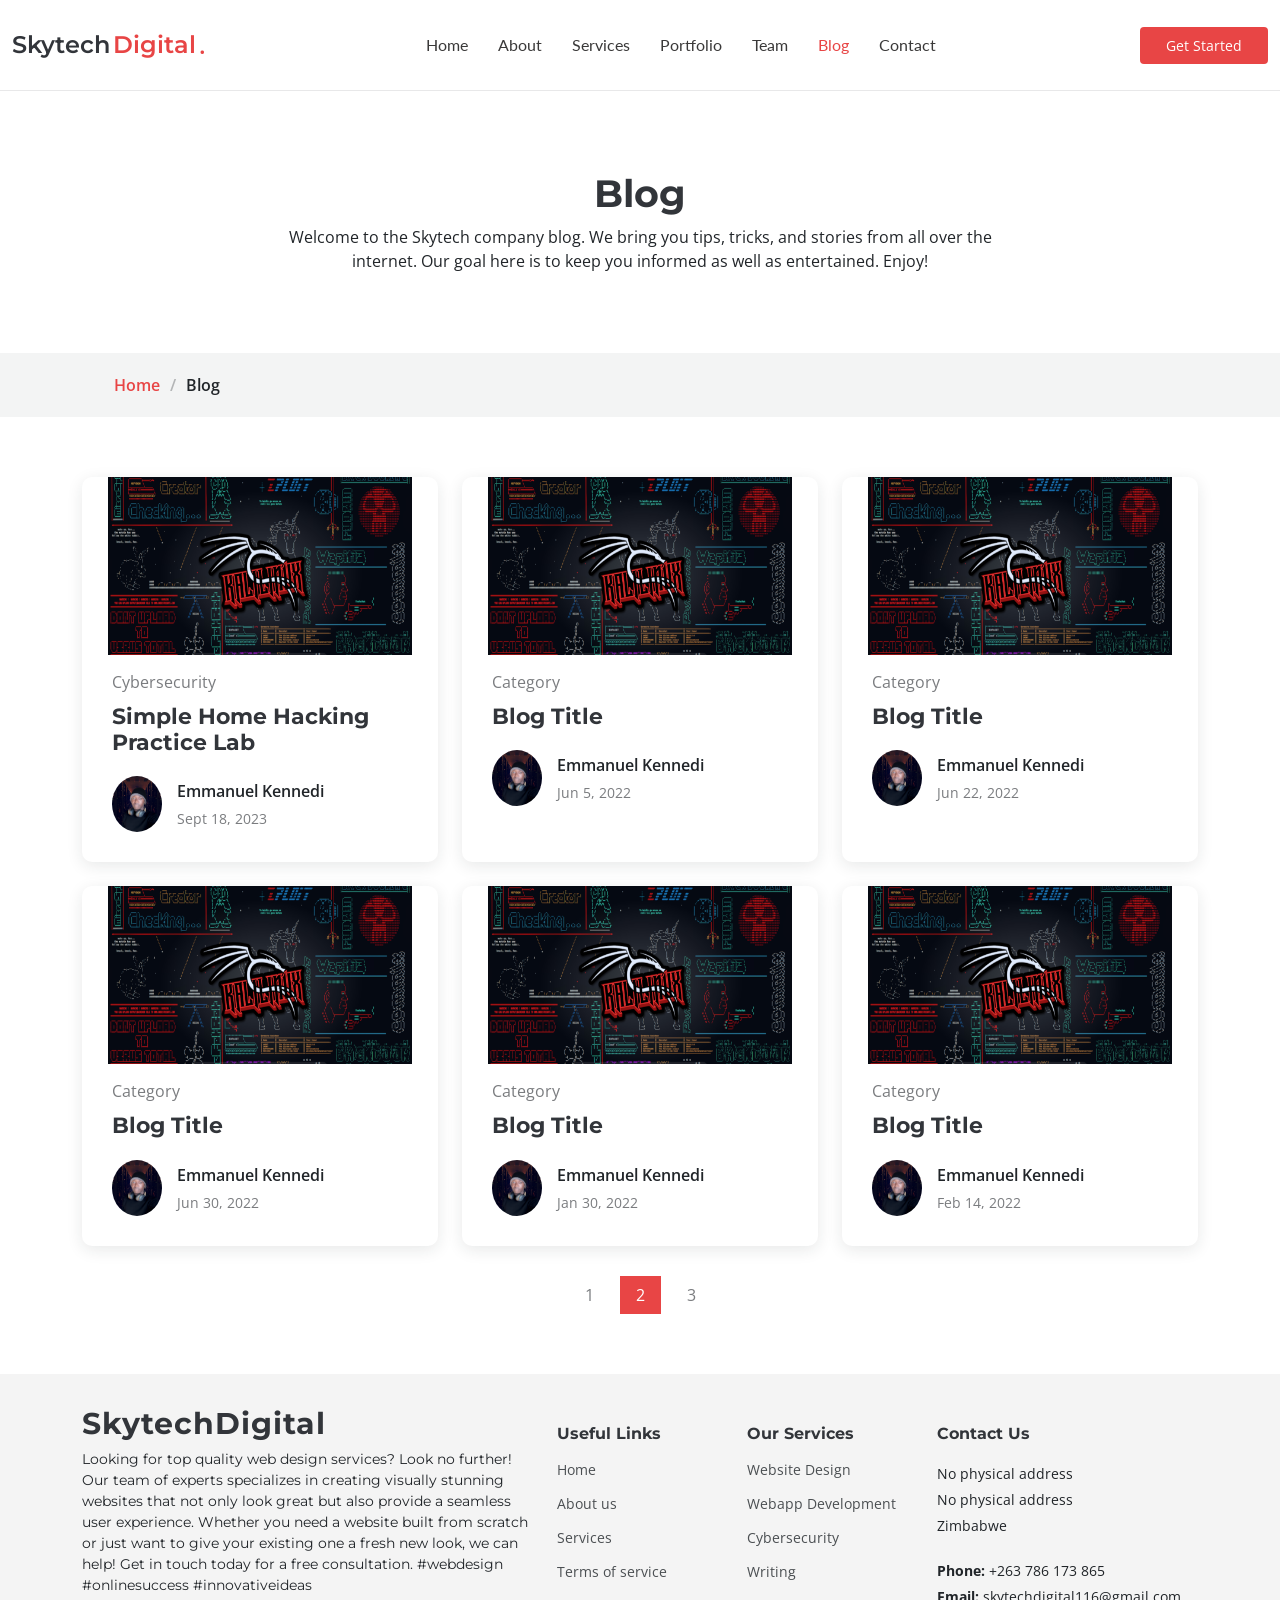
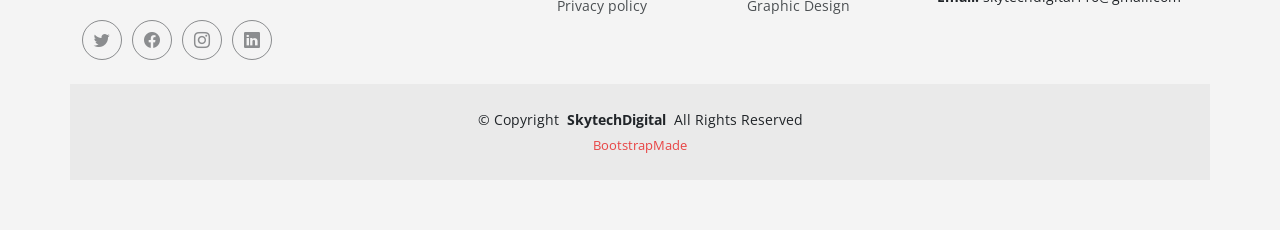
<file: blog.html>
<!DOCTYPE html>
<html lang="en">

<head>
  <meta charset="utf-8">
  <meta content="width=device-width, initial-scale=1.0" name="viewport">

  <title>Blog - Skytech Digital</title>
  <meta content="" name="description">
  <meta content="" name="keywords">

  <!-- Favicons -->
  <link href="assets/img/favicon.png" rel="icon">
  <link href="assets/img/apple-touch-icon.png" rel="apple-touch-icon">

  <!-- Fonts -->
  <link href="https://fonts.googleapis.com" rel="preconnect">
  <link href="https://fonts.gstatic.com" rel="preconnect" crossorigin>
  <link href="https://fonts.googleapis.com/css2?family=Open+Sans:ital,wght@0,300;0,400;0,500;0,600;0,700;0,800;1,300;1,400;1,500;1,600;1,700;1,800&family=Montserrat:ital,wght@0,100;0,200;0,300;0,400;0,500;0,600;0,700;0,800;0,900;1,100;1,200;1,300;1,400;1,500;1,600;1,700;1,800;1,900&family=Lato:ital,wght@0,100;0,300;0,400;0,700;0,900;1,100;1,300;1,400;1,700;1,900&display=swap" rel="stylesheet">

  <!-- Vendor CSS Files -->
  <link href="assets/vendor/bootstrap/css/bootstrap.min.css" rel="stylesheet">
  <link href="assets/vendor/bootstrap-icons/bootstrap-icons.css" rel="stylesheet">
  <link href="assets/vendor/glightbox/css/glightbox.min.css" rel="stylesheet">
  <link href="assets/vendor/swiper/swiper-bundle.min.css" rel="stylesheet">
  <link href="assets/vendor/aos/aos.css" rel="stylesheet">

  <!-- Template Main CSS File -->
  <link href="assets/css/main.css" rel="stylesheet">

  <!-- =======================================================
  * Template Name: Append
  * Updated: Jul 27 2023 with Bootstrap v5.3.1
  * Template URL: https://bootstrapmade.com/append-bootstrap-website-template/
  * Author: BootstrapMade.com
  * License: https://bootstrapmade.com/license/
  ======================================================== -->
</head>

<body class="blog-page" data-bs-spy="scroll" data-bs-target="#navmenu">

  <!-- ======= Header ======= -->
  <header id="header" class="header sticky-top d-flex align-items-center">
    <div class="container-fluid d-flex align-items-center justify-content-between">

      <a href="index.html" class="logo d-flex align-items-center me-auto me-xl-0">
        <!-- Uncomment the line below if you also wish to use an image logo -->
        <!-- <img src="assets/img/logo.png" alt=""> -->
        <h1>Skytech<span>Digital</span></h1>
        <span>.</span>
      </a>

      <!-- Nav Menu -->
      <nav id="navmenu" class="navmenu">
        <ul>
          <li><a href="index.html#hero">Home</a></li>
          <li><a href="index.html#about">About</a></li>
          <li><a href="index.html#services">Services</a></li>
          <li><a href="index.html#portfolio">Portfolio</a></li>
          <li><a href="index.html#team">Team</a></li>
          <li><a href="blog.html" class="active">Blog</a></li>
          <!-- <li class="dropdown has-dropdown"><a href="#"><span>Dropdown</span> <i class="bi bi-chevron-down"></i></a>
            <ul class="dd-box-shadow">
              <li><a href="#">Dropdown 1</a></li>
              <li class="dropdown has-dropdown"><a href="#"><span>Deep Dropdown</span> <i class="bi bi-chevron-down"></i></a>
                <ul class="dd-box-shadow">
                  <li><a href="#">Deep Dropdown 1</a></li>
                  <li><a href="#">Deep Dropdown 2</a></li>
                  <li><a href="#">Deep Dropdown 3</a></li>
                  <li><a href="#">Deep Dropdown 4</a></li>
                  <li><a href="#">Deep Dropdown 5</a></li>
                </ul>
              </li>
              <li><a href="#">Dropdown 2</a></li>
              <li><a href="#">Dropdown 3</a></li>
              <li><a href="#">Dropdown 4</a></li>
            </ul>
          </li> -->
          <li><a href="index.html#contact">Contact</a></li>
        </ul>

        <i class="mobile-nav-toggle d-xl-none bi bi-list"></i>
      </nav><!-- End Nav Menu -->

      <a class="btn-getstarted" href="index.html#about">Get Started</a>

    </div>
  </header><!-- End Header -->

  <main id="main">

    <!-- Blog Page Title & Breadcrumbs -->
    <div data-aos="fade" class="page-title">
      <div class="heading">
        <div class="container">
          <div class="row d-flex justify-content-center text-center">
            <div class="col-lg-8">
              <h1>Blog</h1>
              <p class="mb-0">Welcome to the Skytech company blog. We bring you tips, tricks, and stories from all over the internet. Our goal here is to keep you informed as well as entertained. Enjoy!</p>
            </div>
          </div>
        </div>
      </div>
      <nav class="breadcrumbs">
        <div class="container">
          <ol>
            <li><a href="index.html">Home</a></li>
            <li class="current">Blog</li>
          </ol>
        </div>
      </nav>
    </div><!-- End Page Title -->

    <!-- Blog Section - Blog Page -->
    <section id="blog" class="blog">

      <div class="container" data-aos="fade-up" data-aos-delay="100">

        <div class="row gy-4 posts-list">

          <div class="col-xl-4 col-lg-6">
            <article>

              <div class="post-img">
                <img src="assets/img/blog/blog-1.png" alt="" class="img-fluid">
              </div>

              <p class="post-category">Cybersecurity</p>

              <h2 class="title">
                <a href="blog/a-1.html">Simple Home Hacking Practice Lab</a>
              </h2>

              <div class="d-flex align-items-center">
                <img src="assets/img/blog/blog-author.jpeg" alt="" class="img-fluid post-author-img flex-shrink-0">
                <div class="post-meta">
                  <p class="post-author">Emmanuel Kennedi</p>
                  <p class="post-date">
                    <time datetime="2022-01-01">Sept 18, 2023</time>
                  </p>
                </div>
              </div>

            </article>
          </div><!-- End post list item -->

          <div class="col-xl-4 col-lg-6">
            <article>

              <div class="post-img">
                <img src="assets/img/blog/blog-1.png" alt="" class="img-fluid">
              </div>

              <p class="post-category">Category</p>

              <h2 class="title">
                <a href="blog/blog-details.html">Blog Title</a>
              </h2>

              <div class="d-flex align-items-center">
                <img src="assets/img/blog/blog-author.jpeg" alt="" class="img-fluid post-author-img flex-shrink-0">
                <div class="post-meta">
                  <p class="post-author">Emmanuel Kennedi</p>
                  <p class="post-date">
                    <time datetime="2022-01-01">Jun 5, 2022</time>
                  </p>
                </div>
              </div>

            </article>
          </div><!-- End post list item -->

          <div class="col-xl-4 col-lg-6">
            <article>

              <div class="post-img">
                <img src="assets/img/blog/blog-1.png" alt="" class="img-fluid">
              </div>

              <p class="post-category">Category</p>

              <h2 class="title">
                <a href="blog/blog-details.html">Blog Title</a>
              </h2>

              <div class="d-flex align-items-center">
                <img src="assets/img/blog/blog-author.jpeg" alt="" class="img-fluid post-author-img flex-shrink-0">
                <div class="post-meta">
                  <p class="post-author">Emmanuel Kennedi</p>
                  <p class="post-date">
                    <time datetime="2022-01-01">Jun 22, 2022</time>
                  </p>
                </div>
              </div>

            </article>
          </div><!-- End post list item -->

          <div class="col-xl-4 col-lg-6">
            <article>

              <div class="post-img">
                <img src="assets/img/blog/blog-1.png" alt="" class="img-fluid">
              </div>

              <p class="post-category">Category</p>

              <h2 class="title">
                <a href="blog/blog-details.html">Blog Title</a>
              </h2>

              <div class="d-flex align-items-center">
                <img src="assets/img/blog/blog-author.jpeg" alt="" class="img-fluid post-author-img flex-shrink-0">
                <div class="post-meta">
                  <p class="post-author">Emmanuel Kennedi</p>
                  <p class="post-date">
                    <time datetime="2022-01-01">Jun 30, 2022</time>
                  </p>
                </div>
              </div>

            </article>
          </div><!-- End post list item -->

          <div class="col-xl-4 col-lg-6">
            <article>

              <div class="post-img">
                <img src="assets/img/blog/blog-1.png" alt="" class="img-fluid">
              </div>

              <p class="post-category">Category</p>

              <h2 class="title">
                <a href="blog/blog-details.html">Blog Title</a>
              </h2>

              <div class="d-flex align-items-center">
                <img src="assets/img/blog/blog-author.jpeg" alt="" class="img-fluid post-author-img flex-shrink-0">
                <div class="post-meta">
                  <p class="post-author">Emmanuel Kennedi</p>
                  <p class="post-date">
                    <time datetime="2022-01-01">Jan 30, 2022</time>
                  </p>
                </div>
              </div>

            </article>
          </div><!-- End post list item -->

          <div class="col-xl-4 col-lg-6">
            <article>

              <div class="post-img">
                <img src="assets/img/blog/blog-1.png" alt="" class="img-fluid">
              </div>

              <p class="post-category">Category</p>

              <h2 class="title">
                <a href="blog/blog-details.html">Blog Title</a>
              </h2>

              <div class="d-flex align-items-center">
                <img src="assets/img/blog/blog-author.jpeg" alt="" class="img-fluid post-author-img flex-shrink-0">
                <div class="post-meta">
                  <p class="post-author">Emmanuel Kennedi</p>
                  <p class="post-date">
                    <time datetime="2022-01-01">Feb 14, 2022</time>
                  </p>
                </div>
              </div>

            </article>
          </div><!-- End post list item -->

        </div><!-- End blog posts list -->

        <div class="pagination d-flex justify-content-center">
          <ul>
            <li><a href="#">1</a></li>
            <li class="active"><a href="#">2</a></li>
            <li><a href="#">3</a></li>
          </ul>
        </div><!-- End pagination -->

      </div>

    </section><!-- End Blog Section -->

  </main>

  <!-- ======= Footer ======= -->
  <footer id="footer" class="footer">

    <div class="container footer-top">
      <div class="row gy-4">
        <div class="col-lg-5 col-md-12 footer-about">
          <a href="index.html" class="logo d-flex align-items-center">
            <span>Skytech<span>Digital</span></span>
          </a>
          <p>Looking for top quality web design services? Look no further! Our team of experts specializes in creating visually stunning websites that not only look great but also provide a seamless user experience. Whether you need a website built from scratch or just want to give your existing one a fresh new look, we can help! Get in touch today for a free consultation. #webdesign #onlinesuccess #innovativeideas</p>
          <div class="social-links d-flex mt-4">
            <a href=""><i class="bi bi-twitter"></i></a>
            <a href=""><i class="bi bi-facebook"></i></a>
            <a href=""><i class="bi bi-instagram"></i></a>
            <a href=""><i class="bi bi-linkedin"></i></a>
          </div>
        </div>

        <div class="col-lg-2 col-6 footer-links">
          <h4>Useful Links</h4>
          <ul>
            <li><a href="#">Home</a></li>
            <li><a href="#">About us</a></li>
            <li><a href="#">Services</a></li>
            <li><a href="#">Terms of service</a></li>
            <li><a href="#">Privacy policy</a></li>
          </ul>
        </div>

        <div class="col-lg-2 col-6 footer-links">
          <h4>Our Services</h4>
          <ul>
            <li><a href="#">Website Design</a></li>
            <li><a href="#">Webapp Development</a></li>
            <li><a href="#">Cybersecurity</a></li>
            <li><a href="#">Writing</a></li>
            <li><a href="#">Graphic Design</a></li>
          </ul>
        </div>

        <div class="col-lg-3 col-md-12 footer-contact text-center text-md-start">
          <h4>Contact Us</h4>
          <p>No physical address</p>
          <p>No physical address</p>
          <p>Zimbabwe</p>
          <p class="mt-4"><strong>Phone:</strong> <span>+263 786 173 865</span></p>
          <p><strong>Email:</strong> <span>skytechdigital116@gmail.com</span></p>
        </div>

      </div>
    </div>

    <div class="container copyright text-center mt-4">
      <p>&copy; <span>Copyright</span> <strong class="px-1">Skytech<span>Digital</span></strong> <span>All Rights Reserved</span></p>
      <div class="credits">

        <a href="https://bootstrapmade.com/">BootstrapMade</a>
      </div>
    </div>

  </footer><!-- End Footer -->

  <!-- Scroll Top Button -->
  <a href="#" id="scroll-top" class="scroll-top d-flex align-items-center justify-content-center"><i class="bi bi-arrow-up-short"></i></a>

  <!-- Preloader -->
  <div id="preloader">
    <div></div>
    <div></div>
    <div></div>
    <div></div>
  </div>

  <!-- Vendor JS Files -->
  <script src="assets/vendor/bootstrap/js/bootstrap.bundle.min.js"></script>
  <script src="assets/vendor/glightbox/js/glightbox.min.js"></script>
  <script src="assets/vendor/purecounter/purecounter_vanilla.js"></script>
  <script src="assets/vendor/isotope-layout/isotope.pkgd.min.js"></script>
  <script src="assets/vendor/swiper/swiper-bundle.min.js"></script>
  <script src="assets/vendor/aos/aos.js"></script>
  <script src="assets/vendor/php-email-form/validate.js"></script>

  <script src="assets/js/main.js"></script>

</body>

</html>
</file>
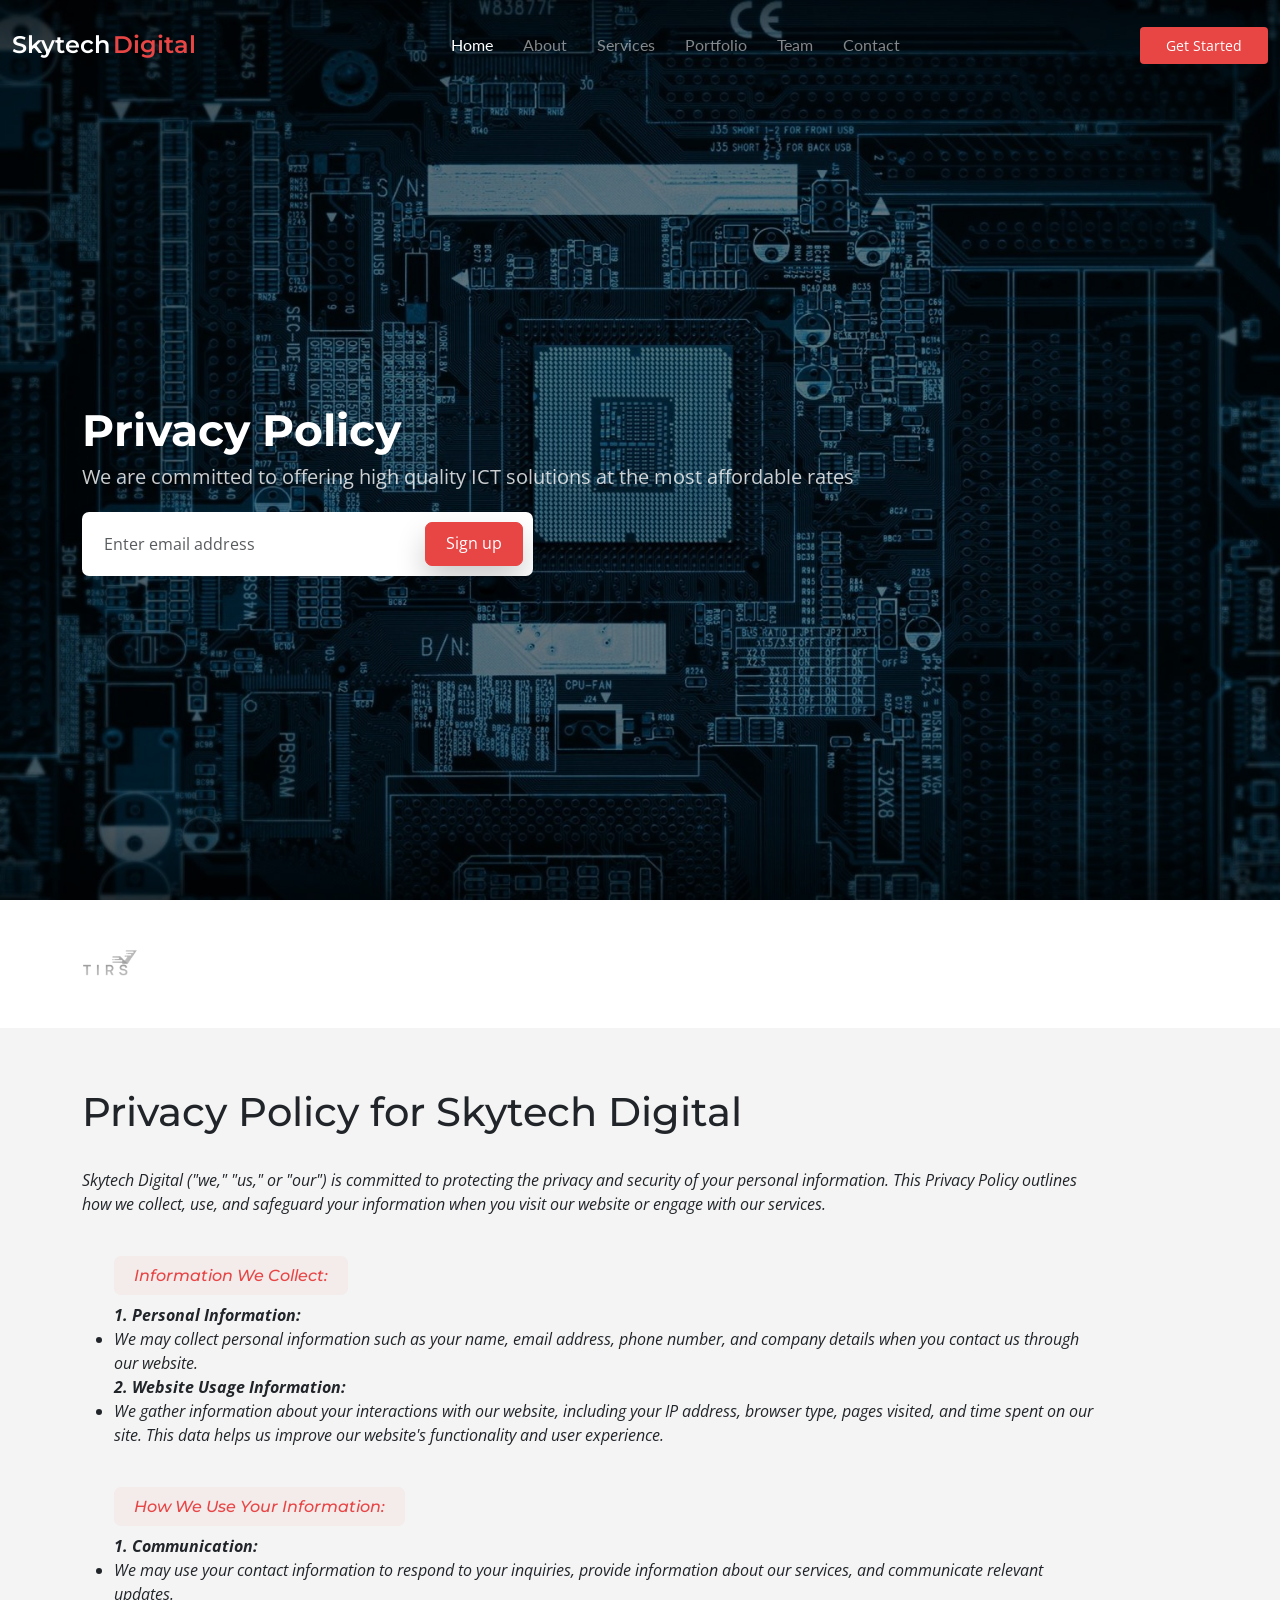
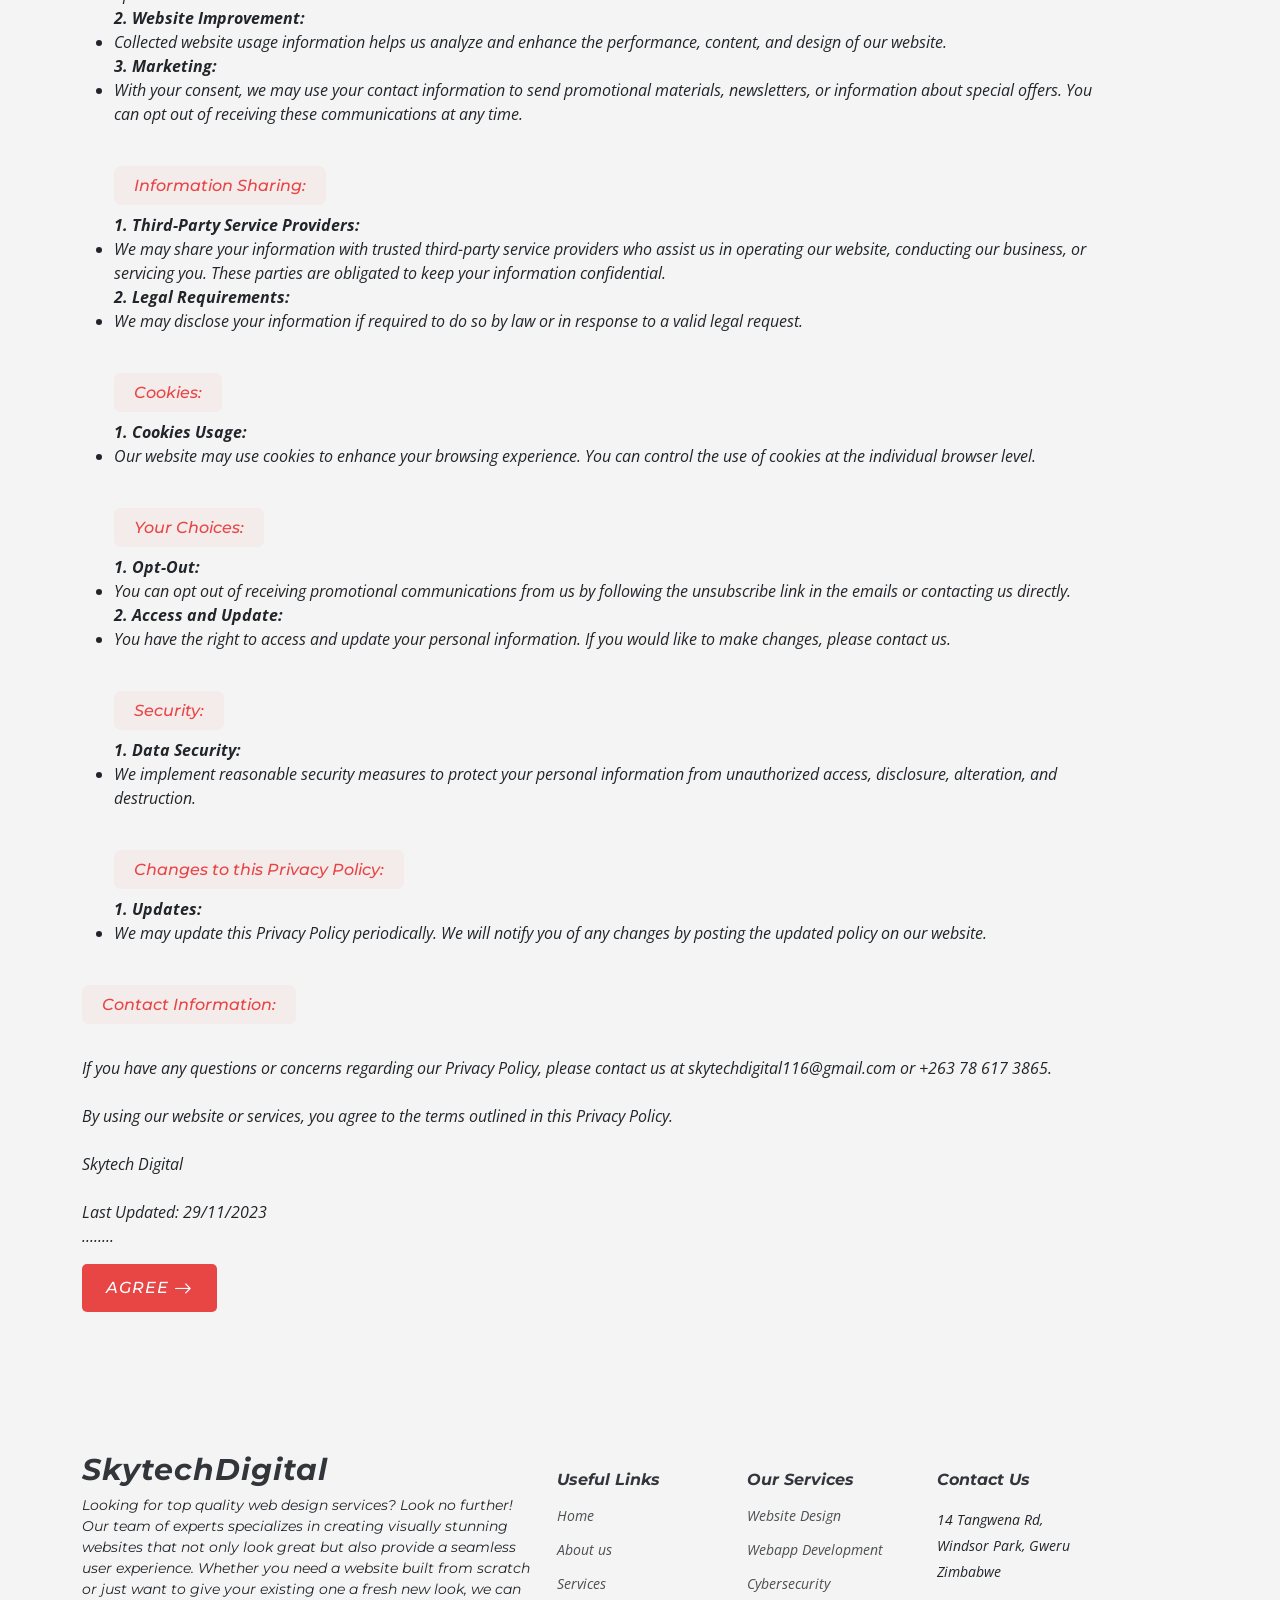
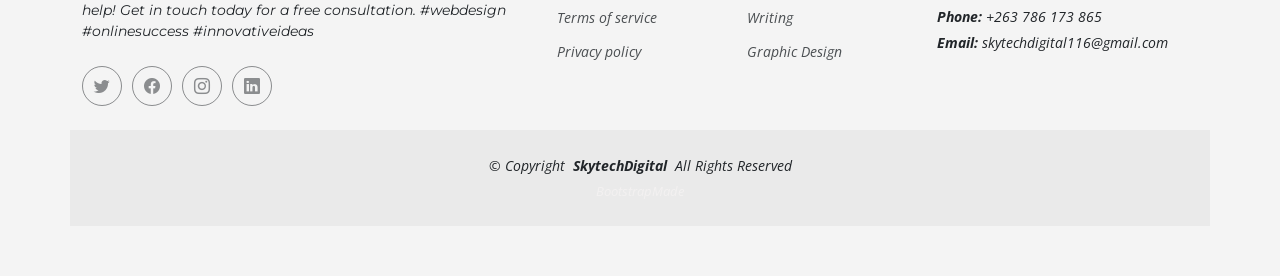
<file: privacy-policy.html>
<!DOCTYPE html>
<html lang="en">

<head>
  <meta charset="utf-8">
  <meta content="width=device-width, initial-scale=1.0" name="viewport">

  <title>Privacy - Skytech Digital</title>
  <meta content="" name="description">
  <meta content="" name="keywords">

  <!-- Favicons --
  <link href="assets/img/favicon.png" rel="icon">
  <link href="assets/img/apple-touch-icon.png" rel="apple-touch-icon"> -->

  <!-- Fonts -->
  <link href="https://fonts.googleapis.com" rel="preconnect">
  <link href="https://fonts.gstatic.com" rel="preconnect" crossorigin>
  <link href="https://fonts.googleapis.com/css2?family=Open+Sans:ital,wght@0,300;0,400;0,500;0,600;0,700;0,800;1,300;1,400;1,500;1,600;1,700;1,800&family=Montserrat:ital,wght@0,100;0,200;0,300;0,400;0,500;0,600;0,700;0,800;0,900;1,100;1,200;1,300;1,400;1,500;1,600;1,700;1,800;1,900&family=Lato:ital,wght@0,100;0,300;0,400;0,700;0,900;1,100;1,300;1,400;1,700;1,900&display=swap" rel="stylesheet">

  <!-- Vendor CSS Files -->
  <link href="assets/vendor/bootstrap/css/bootstrap.min.css" rel="stylesheet">
  <link href="assets/vendor/bootstrap-icons/bootstrap-icons.css" rel="stylesheet">
  <link href="assets/vendor/glightbox/css/glightbox.min.css" rel="stylesheet">
  <link href="assets/vendor/swiper/swiper-bundle.min.css" rel="stylesheet">
  <link href="assets/vendor/aos/aos.css" rel="stylesheet">

  <!-- Template Main CSS File -->
  <link href="assets/css/main.css" rel="stylesheet">

</head>

<body class="index-page" data-bs-spy="scroll" data-bs-target="#navmenu">

  <!-- ======= Header ======= -->
  <header id="header" class="header fixed-top d-flex align-items-center">
    <div class="container-fluid d-flex align-items-center justify-content-between">

      <a href="index.html" class="logo d-flex align-items-center me-auto me-xl-0">
        <!-- Uncomment the line below if you also wish to use an image logo -->
        <!-- <img src="assets/img/logo.png" alt=""> -->
        <h1>Skytech<span>Digital</span></h1>
      </a>

      <!-- Nav Menu -->
      <nav id="navmenu" class="navmenu">
        <ul>
          <li><a href="index.html#hero">Home</a></li>
          <li><a href="index.html#about">About</a></li>
          <li><a href="index.html#services">Services</a></li>
          <li><a href="index.html#portfolio">Portfolio</a></li>
          <li><a href="index.html#team">Team</a></li>
          <!--<li><a href="blog.html">Blog</a></li>-->
          <!-- <li class="dropdown has-dropdown"><a href="#"><span>Dropdown</span> <i class="bi bi-chevron-down"></i></a>
            <ul class="dd-box-shadow">
              <li><a href="#">Dropdown 1</a></li>
              <li class="dropdown has-dropdown"><a href="#"><span>Deep Dropdown</span> <i class="bi bi-chevron-down"></i></a>
                <ul class="dd-box-shadow">
                  <li><a href="#">Deep Dropdown 1</a></li>
                  <li><a href="#">Deep Dropdown 2</a></li>
                  <li><a href="#">Deep Dropdown 3</a></li>
                  <li><a href="#">Deep Dropdown 4</a></li>
                  <li><a href="#">Deep Dropdown 5</a></li>
                </ul>
              </li>
              <li><a href="#">Dropdown 2</a></li>
              <li><a href="#">Dropdown 3</a></li>
              <li><a href="#">Dropdown 4</a></li>
            </ul>
          </li> -->
          <li><a href="index.html#contact">Contact</a></li>
        </ul>

        <i class="mobile-nav-toggle d-xl-none bi bi-list"></i>
      </nav><!-- End Nav Menu -->

      <a class="btn-getstarted" href="index.html#contact">Get Started</a>

    </div>
  </header><!-- End Header -->

  <main id="main">

    <!-- Hero Section - Home Page -->
    <section id="hero" class="hero">

      <img src="assets/img/hero-bg.jpg" alt="" data-aos="fade-in">

      <div class="container">
        <div class="row">
          <div class="col-lg-10">
            <h2 data-aos="fade-up" data-aos-delay="100">Privacy Policy</h2>
            <p data-aos="fade-up" data-aos-delay="200">We are committed to offering high quality ICT solutions at the most affordable rates</p>
          </div>
          <div class="col-lg-5">
            <form action="#" class="sign-up-form d-flex" data-aos="fade-up" data-aos-delay="300">
              <input type="text" class="form-control" placeholder="Enter email address">
              <input type="submit" class="btn btn-primary" value="Sign up">
            </form>
          </div>
        </div>
      </div>

    </section><!-- End Hero Section -->

    <!-- Clients Section - Home Page -->
    <section id="clients" class="clients">

      <div class="container-fluid" data-aos="fade-up">

        <div class="row gy-4">

          <div class="col-xl-2 col-md-3 col-6 client-logo">
            <img src="assets/img/clients/client-1.png" class="img-fluid" alt="">
          </div><!-- End Client Item -->

          <!--<div class="col-xl-2 col-md-3 col-6 client-logo">
            <img src="assets/img/clients/client-2.png" class="img-fluid" alt="">
          </div><!-- End Client Item --

          <div class="col-xl-2 col-md-3 col-6 client-logo">
            <img src="assets/img/clients/client-3.png" class="img-fluid" alt="">
          </div><!-- End Client Item --

          <div class="col-xl-2 col-md-3 col-6 client-logo">
            <img src="assets/img/clients/client-4.png" class="img-fluid" alt="">
          </div><!-- End Client Item --

          <div class="col-xl-2 col-md-3 col-6 client-logo">
            <img src="assets/img/clients/client-5.png" class="img-fluid" alt="">
          </div><!-- End Client Item --

          <div class="col-xl-2 col-md-3 col-6 client-logo">
            <img src="assets/img/clients/client-6.png" class="img-fluid" alt="">
          </div><!-- End Client Item -->

        </div>

      </div>

    </section><!-- End Clients Section -->

    <!-- About Section - Home Page -->
    <section id="about" class="about">

      <div class="container" data-aos="fade-up" data-aos-delay="100">
        <div class="row align-items-xl-center gy-5">

          <div class="col-xl-11 content">
            <h1>Privacy Policy for Skytech Digital</h1>
            <br>
            <p><em>Skytech Digital ("we," "us," or "our") is committed to protecting the privacy and 
                security of your personal information. This Privacy Policy outlines how we collect, 
                use, and safeguard your information when you visit our website or engage with our 
                services.<em></p>
            
            <br>
            
            <ul><h3>Information We Collect:</h3><br>
            
            <strong>1. Personal Information:</strong>
               <li> We may collect personal information such as your name, email address, phone number,
                 and company details when you contact us through our website.</li>
            
            <strong>2. Website Usage Information:</strong>
               <li> We gather information about your interactions with our website, including your IP 
                address, browser type, pages visited, and time spent on our site. This data helps us 
                improve our website's functionality and user experience.</li>
            </ul>
            
            <br>
            
            <ul><h3>How We Use Your Information:</h3><br>
            
            <strong>1. Communication:</strong>
               <li> We may use your contact information to respond to your inquiries, provide 
                information about our services, and communicate relevant updates.</li>
            
            <strong>2. Website Improvement:</strong>
               <li> Collected website usage information helps us analyze and enhance the performance, 
                content, and design of our website.</li>
            
            <strong>3. Marketing:</strong>
               <li> With your consent, we may use your contact information to send promotional 
                materials, newsletters, or information about special offers. You can opt out of 
                receiving these communications at any time.</li>
            </ul>

            <br>
            
            <ul><h3>Information Sharing:</h3><br>
            
            <strong>1. Third-Party Service Providers:</strong>
               <li> We may share your information with trusted third-party service providers who 
                assist us in operating our website, conducting our business, or servicing you. These 
                parties are obligated to keep your information confidential.</li>
            
            <strong>2. Legal Requirements:</strong>
               <li> We may disclose your information if required to do so by law or in response to a 
                valid legal request.</li>
            </ul>

            <br>
            
            <ul><h3>Cookies:</h3><br>
            
            <strong>1. Cookies Usage:</strong>
               <li> Our website may use cookies to enhance your browsing experience. You can control 
                the use of cookies at the individual browser level.</li>
            </ul>

            <br>
            
            <ul><h3>Your Choices:</h3><br>
            
            <strong>1. Opt-Out:</strong>
               <li> You can opt out of receiving promotional communications from us by following the 
                unsubscribe link in the emails or contacting us directly.</li>
            
            <strong>2. Access and Update:</strong>
               <li> You have the right to access and update your personal information. If you would 
                like to make changes, please contact us.</li>
            </ul>

            <br>
            
            <ul><h3>Security:</h3><br>
            
            <strong>1. Data Security:</strong>
               <li> We implement reasonable security measures to protect your personal information 
                from unauthorized access, disclosure, alteration, and destruction.</li>
            </ul>

            <br>
            
            <ul><h3>Changes to this Privacy Policy:</h3><br>
            
            <strong>1. Updates:</strong>
               <li> We may update this Privacy Policy periodically. We will notify you of any changes 
                by posting the updated policy on our website.</li>
            </ul>

            <br>
            
            <h3>Contact Information:</h3><br>
            <br>
            
            If you have any questions or concerns regarding our Privacy Policy, please contact us at 
            skytechdigital116@gmail.com or +263 78 617 3865.
            
            <br><br>

            <em>By using our website or services, you agree to the terms outlined in this Privacy Policy.</em>
            <br><br>
            Skytech Digital
            <br><br>
            Last Updated: 29/11/2023
            

            <p>........</p>
            <a href="index.html#contact" class="read-more"><span>AGREE</span><i class="bi bi-arrow-right"></i></a>
          </div>
          <!--
          <div class="col-xl-7">
            <div class="row gy-4 icon-boxes">

              <div class="col-md-6" data-aos="fade-up" data-aos-delay="200">
                <div class="icon-box">
                  <i class="bi bi-buildings"></i>
                  <h3>Eius provident</h3><br><br>
                  <p>Magni repellendus vel ullam hic officia accusantium ipsa dolor omnis dolor voluptatem</p>
                </div>
              </div> <!-- End Icon Box --

              <div class="col-md-6" data-aos="fade-up" data-aos-delay="300">
                <div class="icon-box">
                  <i class="bi bi-clipboard-pulse"></i>
                  <h3>Rerum aperiam</h3><br><br>
                  <p>Autem saepe animi et aut aspernatur culpa facere. Rerum saepe rerum voluptates quia</p>
                </div>
              </div> <!-- End Icon Box --

              <div class="col-md-6" data-aos="fade-up" data-aos-delay="400">
                <div class="icon-box">
                  <i class="bi bi-command"></i>
                  <h3>Veniam omnis</h3><br><br>
                  <p>Omnis perferendis molestias culpa sed. Recusandae quas possimus. Quod consequatur corrupti</p>
                </div>
              </div> <!-- End Icon Box --

              <div class="col-md-6" data-aos="fade-up" data-aos-delay="500">
                <div class="icon-box">
                  <i class="bi bi-graph-up-arrow"></i>
                  <h3>Delares sapiente</h3><br><br>
                  <p>Sint et dolor voluptas minus possimus nostrum. Reiciendis commodi eligendi omnis quideme lorenda</p>
                </div>
              </div> <!-- End Icon Box --

            </div>
          </div> -->

        </div>
      </div>

    </section><!-- End About Section -->
  </main>

  <!-- ======= Footer ======= -->
  <footer id="footer" class="footer">

    <div class="container footer-top">
      <div class="row gy-4">
        <div class="col-lg-5 col-md-12 footer-about">
          <a href="index.html" class="logo d-flex align-items-center">
            <span>Skytech<span>Digital</span></span>
          </a>
          <p>Looking for top quality web design services? Look no further! Our team of experts specializes in creating visually stunning websites that not only look great but also provide a seamless user experience. Whether you need a website built from scratch or just want to give your existing one a fresh new look, we can help! Get in touch today for a free consultation. #webdesign #onlinesuccess #innovativeideas</p>
          <div class="social-links d-flex mt-4">
            <a href=""><i class="bi bi-twitter"></i></a>
            <a href=""><i class="bi bi-facebook"></i></a>
            <a href=""><i class="bi bi-instagram"></i></a>
            <a href=""><i class="bi bi-linkedin"></i></a>
          </div>
        </div>

        <div class="col-lg-2 col-6 footer-links">
          <h4>Useful Links</h4>
          <ul>
            <li><a href="index.html">Home</a></li>
            <li><a href="index.html#about">About us</a></li>
            <li><a href="index.html#services">Services</a></li>
            <li><a href="#">Terms of service</a></li>
            <li><a href="privacy-policy.html">Privacy policy</a></li>
          </ul>
        </div>

        <div class="col-lg-2 col-6 footer-links">
          <h4>Our Services</h4>
          <ul>
            <li><a href="#">Website Design</a></li>
            <li><a href="#">Webapp Development</a></li>
            <li><a href="#">Cybersecurity</a></li>
            <li><a href="#">Writing</a></li>
            <li><a href="#">Graphic Design</a></li>
          </ul>
        </div>

        <div class="col-lg-3 col-md-12 footer-contact text-center text-md-start">
          <h4>Contact Us</h4>
          <p>14 Tangwena Rd,</p>
          <p>Windsor Park, Gweru</p>
          <p>Zimbabwe</p>
          <p class="mt-4"><strong>Phone:</strong> <span>+263 786 173 865</span></p>
          <p><strong>Email:</strong> <span>skytechdigital116@gmail.com</span></p>
        </div>

      </div>
    </div>

    <div class="container copyright text-center mt-4">
      <p>&copy; <span>Copyright</span> <strong class="px-1">Skytech<span>Digital</span></strong> <span>All Rights Reserved</span></p>
      <div class="credits">

        <a href="https://bootstrapmade.com/" style="color: rgb(243, 241, 241)">BootstrapMade</a>
      </div>
    </div>

  </footer><!-- End Footer -->

  <!-- Scroll Top Button -->
  <a href="#" id="scroll-top" class="scroll-top d-flex align-items-center justify-content-center"><i class="bi bi-arrow-up-short"></i></a>

  <!-- Preloader -->
  <div id="preloader">
    <div></div>
    <div></div>
    <div></div>
    <div></div>
  </div>

  <!-- Vendor JS Files -->
  <script src="assets/vendor/bootstrap/js/bootstrap.bundle.min.js"></script>
  <script src="assets/vendor/glightbox/js/glightbox.min.js"></script>
  <script src="assets/vendor/purecounter/purecounter_vanilla.js"></script>
  <script src="assets/vendor/isotope-layout/isotope.pkgd.min.js"></script>
  <script src="assets/vendor/swiper/swiper-bundle.min.js"></script>
  <script src="assets/vendor/aos/aos.js"></script>
  <script src="assets/vendor/php-email-form/validate.js"></script>

  <script src="assets/js/main.js"></script>

</body>

</html>
</file>
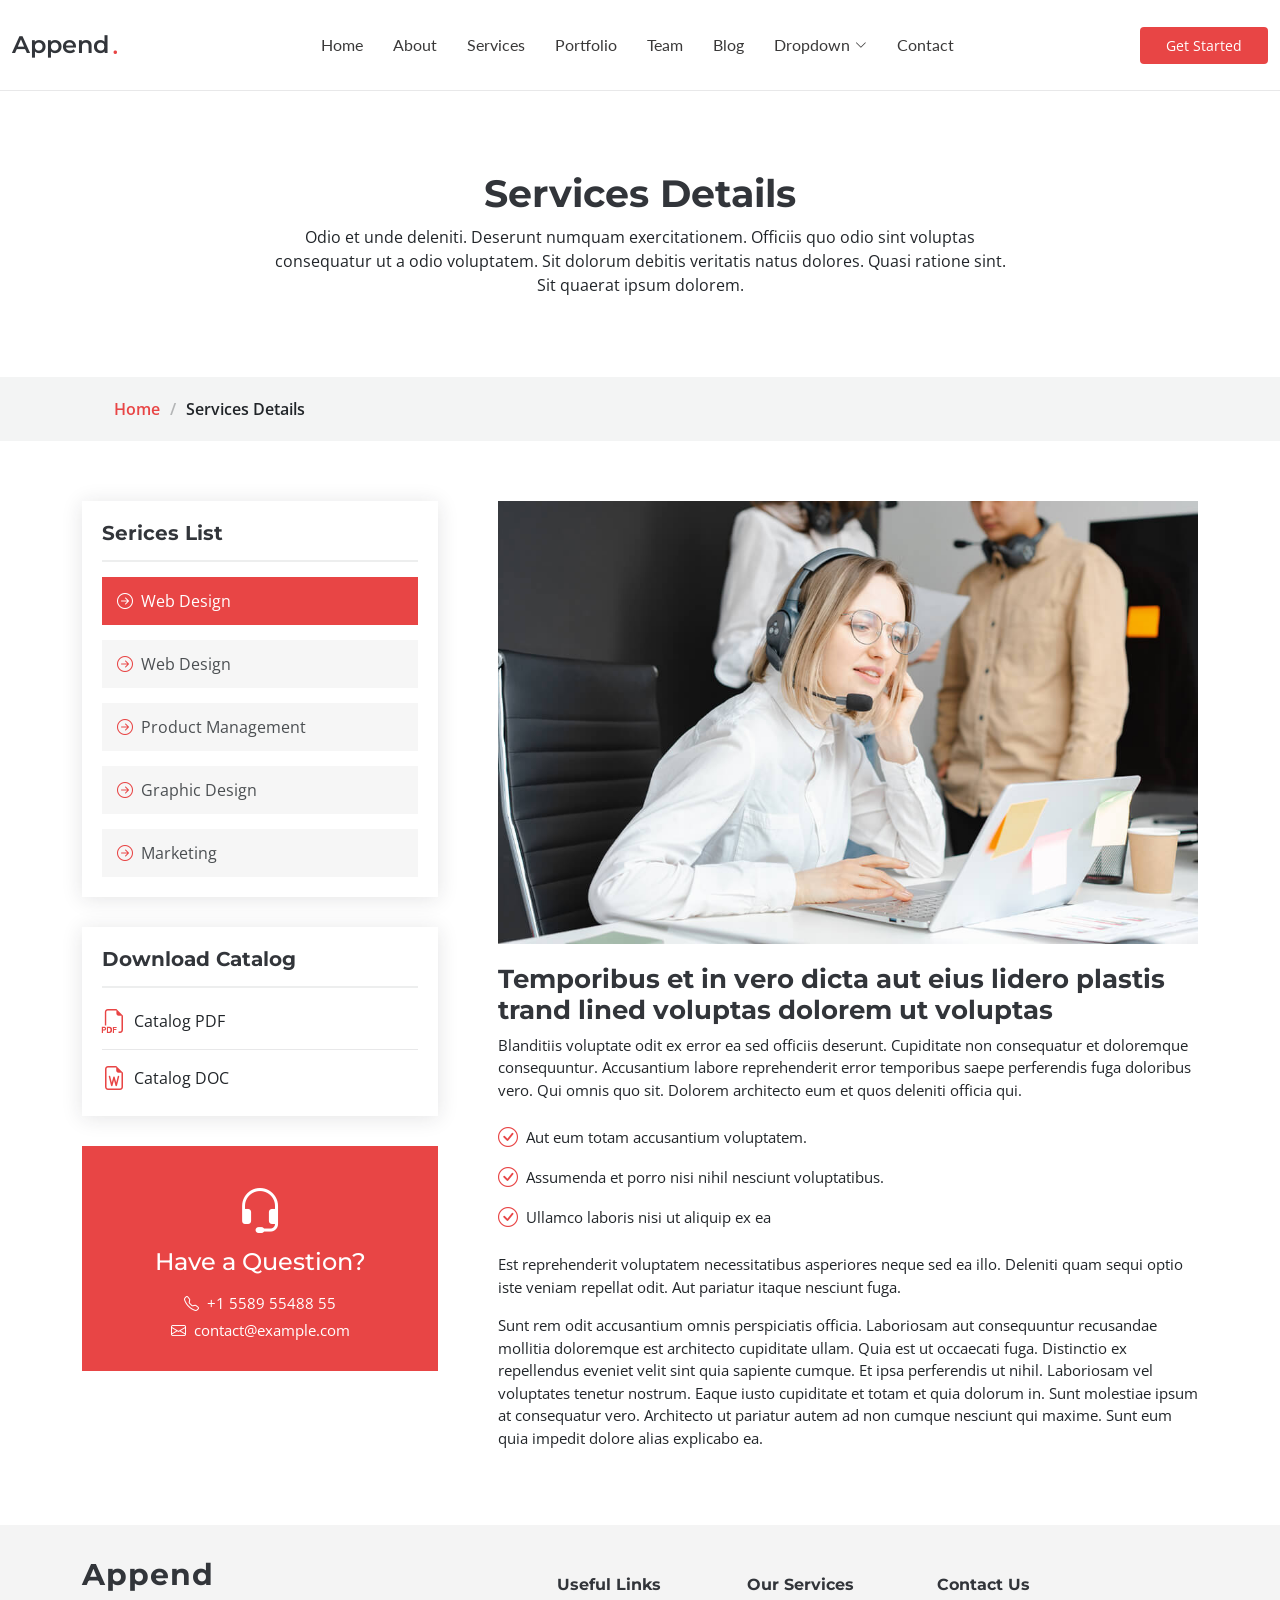
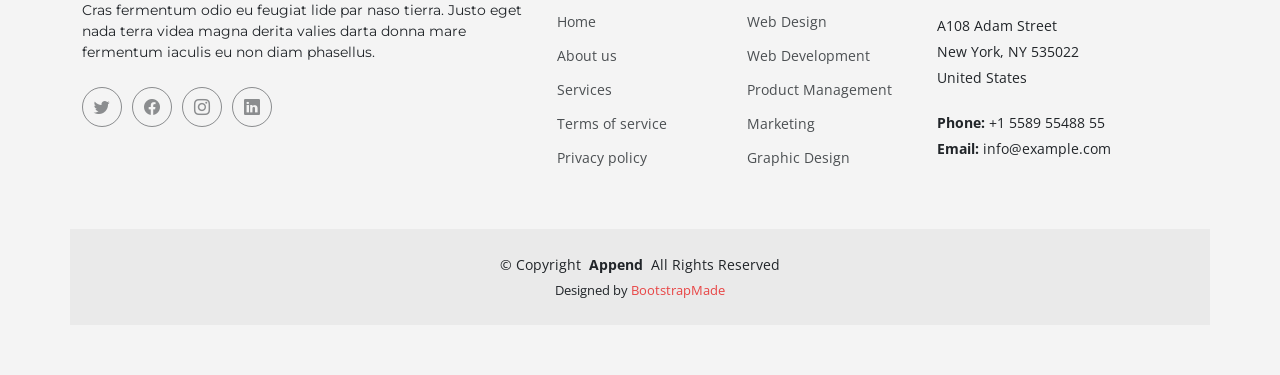
<file: services-details.html>
<!DOCTYPE html>
<html lang="en">

<head>
  <meta charset="utf-8">
  <meta content="width=device-width, initial-scale=1.0" name="viewport">

  <title>Services Details - Append Bootstrap Temlate</title>
  <meta content="" name="description">
  <meta content="" name="keywords">

  <!-- Favicons -->
  <link href="assets/img/favicon.png" rel="icon">
  <link href="assets/img/apple-touch-icon.png" rel="apple-touch-icon">

  <!-- Fonts -->
  <link href="https://fonts.googleapis.com" rel="preconnect">
  <link href="https://fonts.gstatic.com" rel="preconnect" crossorigin>
  <link href="https://fonts.googleapis.com/css2?family=Open+Sans:ital,wght@0,300;0,400;0,500;0,600;0,700;0,800;1,300;1,400;1,500;1,600;1,700;1,800&family=Montserrat:ital,wght@0,100;0,200;0,300;0,400;0,500;0,600;0,700;0,800;0,900;1,100;1,200;1,300;1,400;1,500;1,600;1,700;1,800;1,900&family=Lato:ital,wght@0,100;0,300;0,400;0,700;0,900;1,100;1,300;1,400;1,700;1,900&display=swap" rel="stylesheet">

  <!-- Vendor CSS Files -->
  <link href="assets/vendor/bootstrap/css/bootstrap.min.css" rel="stylesheet">
  <link href="assets/vendor/bootstrap-icons/bootstrap-icons.css" rel="stylesheet">
  <link href="assets/vendor/glightbox/css/glightbox.min.css" rel="stylesheet">
  <link href="assets/vendor/swiper/swiper-bundle.min.css" rel="stylesheet">
  <link href="assets/vendor/aos/aos.css" rel="stylesheet">

  <!-- Template Main CSS File -->
  <link href="assets/css/main.css" rel="stylesheet">

  <!-- =======================================================
  * Template Name: Append
  * Updated: Jul 27 2023 with Bootstrap v5.3.1
  * Template URL: https://bootstrapmade.com/append-bootstrap-website-template/
  * Author: BootstrapMade.com
  * License: https://bootstrapmade.com/license/
  ======================================================== -->
</head>

<body class="services-details-page" data-bs-spy="scroll" data-bs-target="#navmenu">

  <!-- ======= Header ======= -->
  <header id="header" class="header sticky-top d-flex align-items-center">
    <div class="container-fluid d-flex align-items-center justify-content-between">

      <a href="index.html" class="logo d-flex align-items-center me-auto me-xl-0">
        <!-- Uncomment the line below if you also wish to use an image logo -->
        <!-- <img src="assets/img/logo.png" alt=""> -->
        <h1>Append</h1>
        <span>.</span>
      </a>

      <!-- Nav Menu -->
      <nav id="navmenu" class="navmenu">
        <ul>
          <li><a href="index.html#hero">Home</a></li>
          <li><a href="index.html#about">About</a></li>
          <li><a href="index.html#services">Services</a></li>
          <li><a href="index.html#portfolio">Portfolio</a></li>
          <li><a href="index.html#team">Team</a></li>
          <li><a href="blog.html">Blog</a></li>
          <li class="dropdown has-dropdown"><a href="#"><span>Dropdown</span> <i class="bi bi-chevron-down"></i></a>
            <ul class="dd-box-shadow">
              <li><a href="#">Dropdown 1</a></li>
              <li class="dropdown has-dropdown"><a href="#"><span>Deep Dropdown</span> <i class="bi bi-chevron-down"></i></a>
                <ul class="dd-box-shadow">
                  <li><a href="#">Deep Dropdown 1</a></li>
                  <li><a href="#">Deep Dropdown 2</a></li>
                  <li><a href="#">Deep Dropdown 3</a></li>
                  <li><a href="#">Deep Dropdown 4</a></li>
                  <li><a href="#">Deep Dropdown 5</a></li>
                </ul>
              </li>
              <li><a href="#">Dropdown 2</a></li>
              <li><a href="#">Dropdown 3</a></li>
              <li><a href="#">Dropdown 4</a></li>
            </ul>
          </li>
          <li><a href="index.html#contact">Contact</a></li>
        </ul>

        <i class="mobile-nav-toggle d-xl-none bi bi-list"></i>
      </nav><!-- End Nav Menu -->

      <a class="btn-getstarted" href="index.html#about">Get Started</a>

    </div>
  </header><!-- End Header -->

  <main id="main">

    <!-- Services Details Page Title & Breadcrumbs -->
    <div data-aos="fade" class="page-title">
      <div class="heading">
        <div class="container">
          <div class="row d-flex justify-content-center text-center">
            <div class="col-lg-8">
              <h1>Services Details</h1>
              <p class="mb-0">Odio et unde deleniti. Deserunt numquam exercitationem. Officiis quo odio sint voluptas consequatur ut a odio voluptatem. Sit dolorum debitis veritatis natus dolores. Quasi ratione sint. Sit quaerat ipsum dolorem.</p>
            </div>
          </div>
        </div>
      </div>
      <nav class="breadcrumbs">
        <div class="container">
          <ol>
            <li><a href="index.html">Home</a></li>
            <li class="current">Services Details</li>
          </ol>
        </div>
      </nav>
    </div><!-- End Page Title -->

    <!-- Service-details Section - Services Details Page -->
    <section id="service-details" class="service-details">

      <div class="container">

        <div class="row gy-5">

          <div class="col-lg-4" data-aos="fade-up" data-aos-delay="100">

            <div class="service-box">
              <h4>Serices List</h4>
              <div class="services-list">
                <a href="#" class="active"><i class="bi bi-arrow-right-circle"></i><span>Web Design</span></a>
                <a href="#"><i class="bi bi-arrow-right-circle"></i><span>Web Design</span></a>
                <a href="#"><i class="bi bi-arrow-right-circle"></i><span>Product Management</span></a>
                <a href="#"><i class="bi bi-arrow-right-circle"></i><span>Graphic Design</span></a>
                <a href="#"><i class="bi bi-arrow-right-circle"></i><span>Marketing</span></a>
              </div>
            </div><!-- End Services List -->

            <div class="service-box">
              <h4>Download Catalog</h4>
              <div class="download-catalog">
                <a href="#"><i class="bi bi-filetype-pdf"></i><span>Catalog PDF</span></a>
                <a href="#"><i class="bi bi-file-earmark-word"></i><span>Catalog DOC</span></a>
              </div>
            </div><!-- End Services List -->

            <div class="help-box d-flex flex-column justify-content-center align-items-center">
              <i class="bi bi-headset help-icon"></i>
              <h4>Have a Question?</h4>
              <p class="d-flex align-items-center mt-2 mb-0"><i class="bi bi-telephone me-2"></i> <span>+1 5589 55488 55</span></p>
              <p class="d-flex align-items-center mt-1 mb-0"><i class="bi bi-envelope me-2"></i> <a href="mailto:contact@example.com">contact@example.com</a></span></p>
            </div>

          </div>

          <div class="col-lg-8 ps-lg-5" data-aos="fade-up" data-aos-delay="200">
            <img src="assets/img/services.jpg" alt="" class="img-fluid services-img">
            <h3>Temporibus et in vero dicta aut eius lidero plastis trand lined voluptas dolorem ut voluptas</h3>
            <p>
              Blanditiis voluptate odit ex error ea sed officiis deserunt. Cupiditate non consequatur et doloremque consequuntur. Accusantium labore reprehenderit error temporibus saepe perferendis fuga doloribus vero. Qui omnis quo sit. Dolorem architecto eum et quos deleniti officia qui.
            </p>
            <ul>
              <li><i class="bi bi-check-circle"></i> <span>Aut eum totam accusantium voluptatem.</span></li>
              <li><i class="bi bi-check-circle"></i> <span>Assumenda et porro nisi nihil nesciunt voluptatibus.</span></li>
              <li><i class="bi bi-check-circle"></i> <span>Ullamco laboris nisi ut aliquip ex ea</span></li>
            </ul>
            <p>
              Est reprehenderit voluptatem necessitatibus asperiores neque sed ea illo. Deleniti quam sequi optio iste veniam repellat odit. Aut pariatur itaque nesciunt fuga.
            </p>
            <p>
              Sunt rem odit accusantium omnis perspiciatis officia. Laboriosam aut consequuntur recusandae mollitia doloremque est architecto cupiditate ullam. Quia est ut occaecati fuga. Distinctio ex repellendus eveniet velit sint quia sapiente cumque. Et ipsa perferendis ut nihil. Laboriosam vel voluptates tenetur nostrum. Eaque iusto cupiditate et totam et quia dolorum in. Sunt molestiae ipsum at consequatur vero. Architecto ut pariatur autem ad non cumque nesciunt qui maxime. Sunt eum quia impedit dolore alias explicabo ea.
            </p>
          </div>

        </div>

      </div>

    </section><!-- End Service-details Section -->

  </main>

  <!-- ======= Footer ======= -->
  <footer id="footer" class="footer">

    <div class="container footer-top">
      <div class="row gy-4">
        <div class="col-lg-5 col-md-12 footer-about">
          <a href="index.html" class="logo d-flex align-items-center">
            <span>Append</span>
          </a>
          <p>Cras fermentum odio eu feugiat lide par naso tierra. Justo eget nada terra videa magna derita valies darta donna mare fermentum iaculis eu non diam phasellus.</p>
          <div class="social-links d-flex mt-4">
            <a href=""><i class="bi bi-twitter"></i></a>
            <a href=""><i class="bi bi-facebook"></i></a>
            <a href=""><i class="bi bi-instagram"></i></a>
            <a href=""><i class="bi bi-linkedin"></i></a>
          </div>
        </div>

        <div class="col-lg-2 col-6 footer-links">
          <h4>Useful Links</h4>
          <ul>
            <li><a href="#">Home</a></li>
            <li><a href="#">About us</a></li>
            <li><a href="#">Services</a></li>
            <li><a href="#">Terms of service</a></li>
            <li><a href="#">Privacy policy</a></li>
          </ul>
        </div>

        <div class="col-lg-2 col-6 footer-links">
          <h4>Our Services</h4>
          <ul>
            <li><a href="#">Web Design</a></li>
            <li><a href="#">Web Development</a></li>
            <li><a href="#">Product Management</a></li>
            <li><a href="#">Marketing</a></li>
            <li><a href="#">Graphic Design</a></li>
          </ul>
        </div>

        <div class="col-lg-3 col-md-12 footer-contact text-center text-md-start">
          <h4>Contact Us</h4>
          <p>A108 Adam Street</p>
          <p>New York, NY 535022</p>
          <p>United States</p>
          <p class="mt-4"><strong>Phone:</strong> <span>+1 5589 55488 55</span></p>
          <p><strong>Email:</strong> <span>info@example.com</span></p>
        </div>

      </div>
    </div>

    <div class="container copyright text-center mt-4">
      <p>&copy; <span>Copyright</span> <strong class="px-1">Append</strong> <span>All Rights Reserved</span></p>
      <div class="credits">
        <!-- All the links in the footer should remain intact. -->
        <!-- You can delete the links only if you've purchased the pro version. -->
        <!-- Licensing information: https://bootstrapmade.com/license/ -->
        <!-- Purchase the pro version with working PHP/AJAX contact form: [buy-url] -->
        Designed by <a href="https://bootstrapmade.com/">BootstrapMade</a>
      </div>
    </div>

  </footer><!-- End Footer -->

  <!-- Scroll Top Button -->
  <a href="#" id="scroll-top" class="scroll-top d-flex align-items-center justify-content-center"><i class="bi bi-arrow-up-short"></i></a>

  <!-- Preloader -->
  <div id="preloader">
    <div></div>
    <div></div>
    <div></div>
    <div></div>
  </div>

  <!-- Vendor JS Files -->
  <script src="assets/vendor/bootstrap/js/bootstrap.bundle.min.js"></script>
  <script src="assets/vendor/glightbox/js/glightbox.min.js"></script>
  <script src="assets/vendor/purecounter/purecounter_vanilla.js"></script>
  <script src="assets/vendor/isotope-layout/isotope.pkgd.min.js"></script>
  <script src="assets/vendor/swiper/swiper-bundle.min.js"></script>
  <script src="assets/vendor/aos/aos.js"></script>
  <script src="assets/vendor/php-email-form/validate.js"></script>

  <!-- Template Main JS File -->
  <script src="assets/js/main.js"></script>

</body>

</html>
</file>
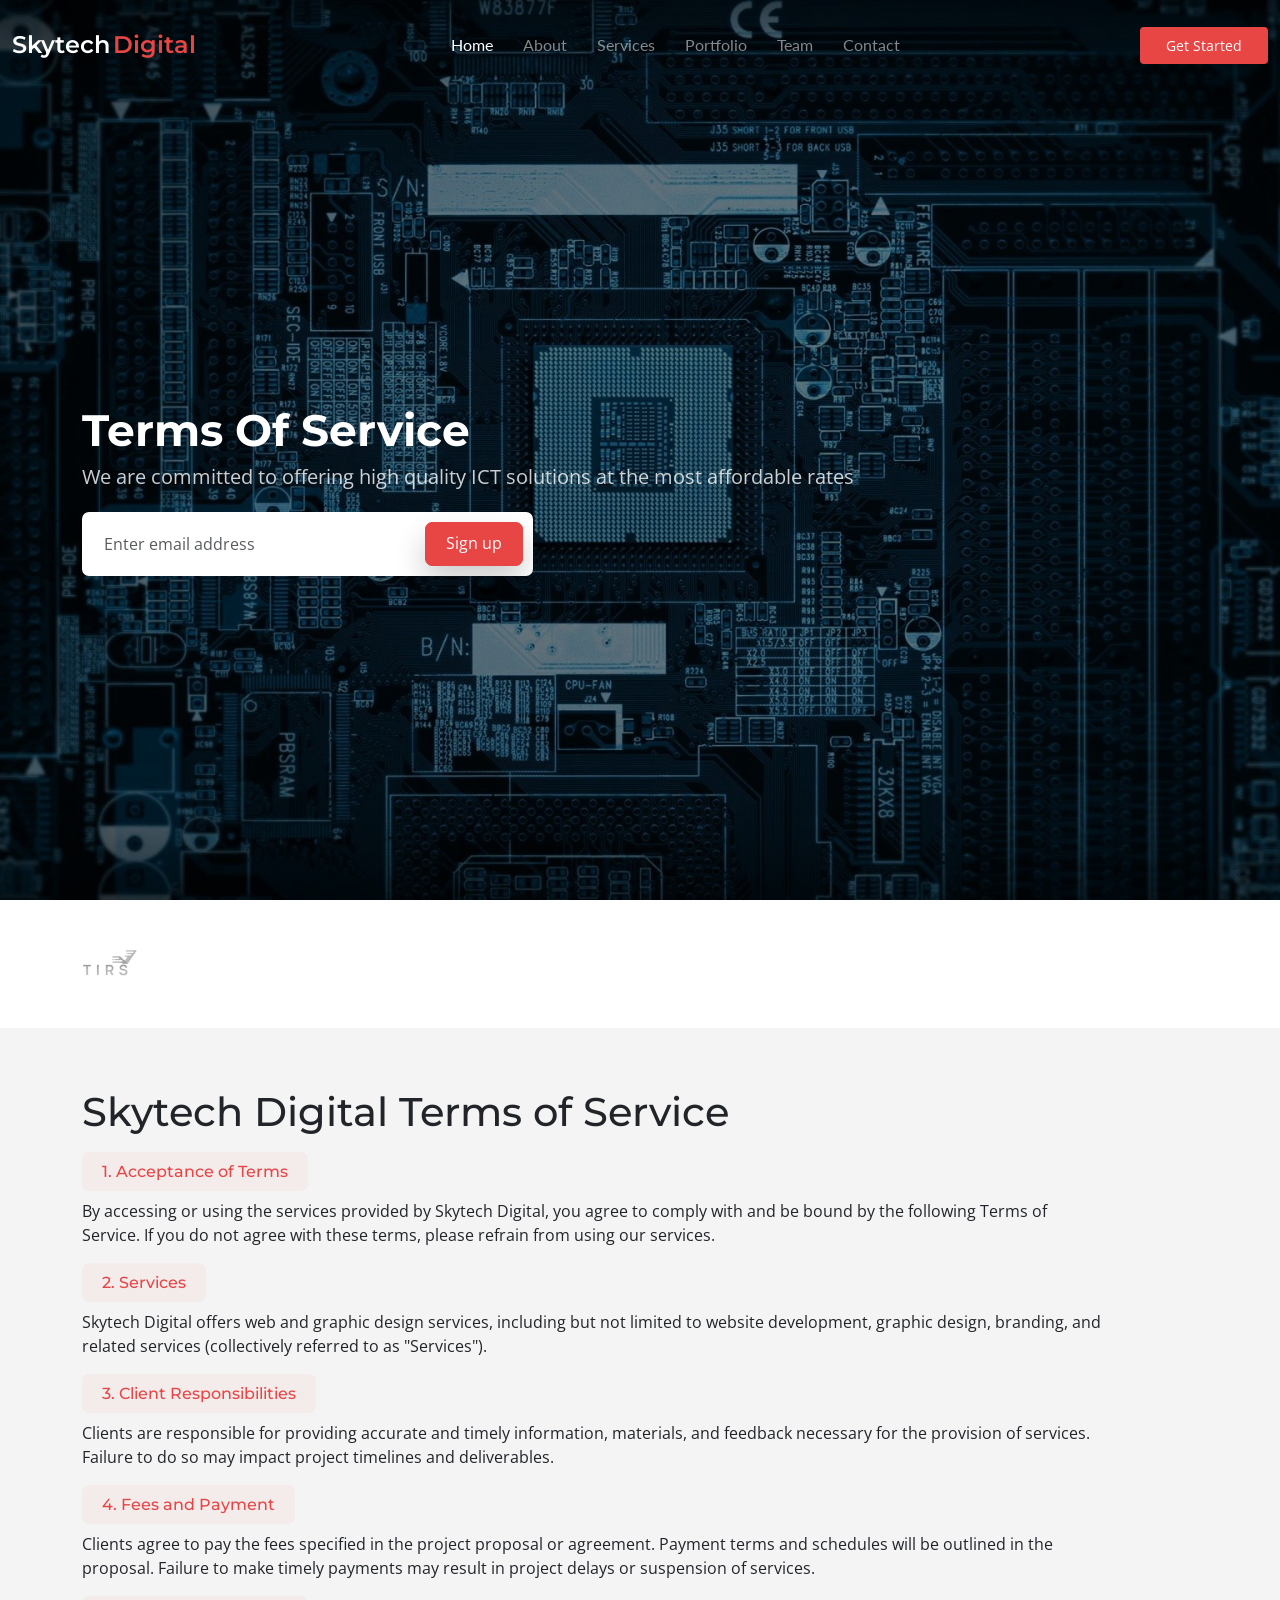
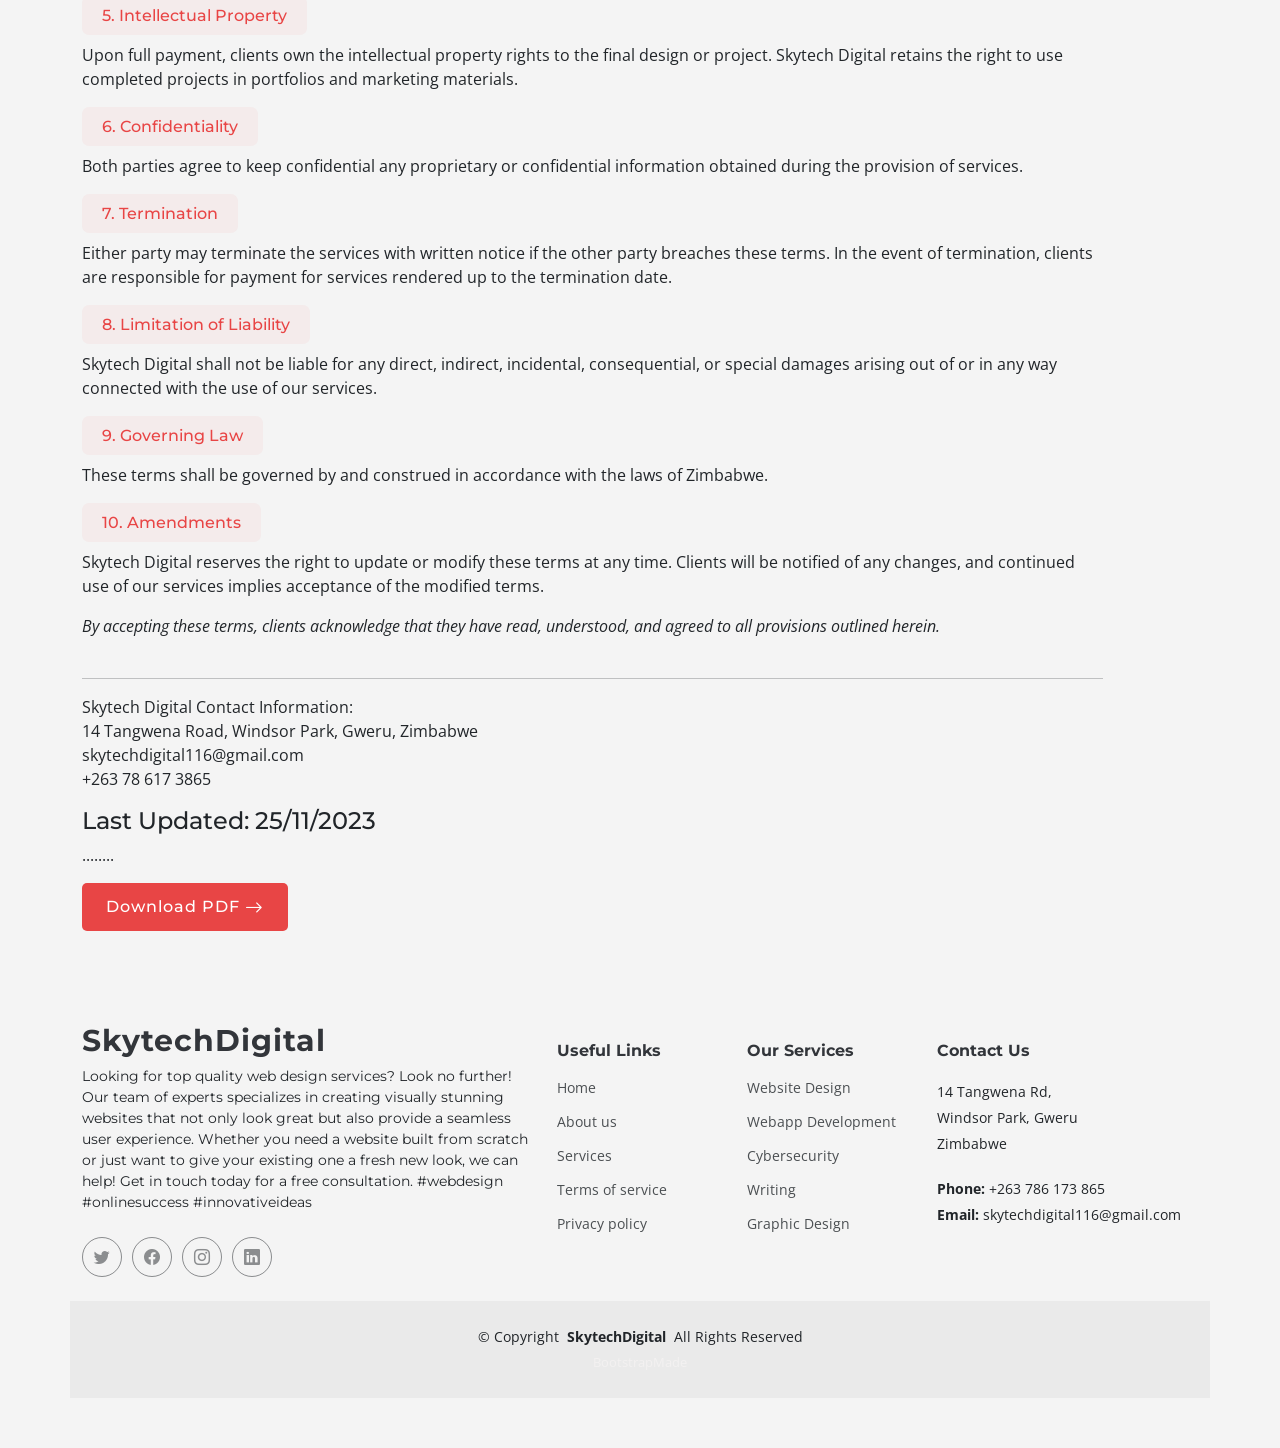
<file: terms-of-service.html>
<!DOCTYPE html>
<html lang="en">

<head>
  <meta charset="utf-8">
  <meta content="width=device-width, initial-scale=1.0" name="viewport">

  <title>Terms - Skytech Digital</title>
  <meta content="" name="description">
  <meta content="" name="keywords">

  <!-- Favicons --
  <link href="assets/img/favicon.png" rel="icon">
  <link href="assets/img/apple-touch-icon.png" rel="apple-touch-icon"> -->

  <!-- Fonts -->
  <link href="https://fonts.googleapis.com" rel="preconnect">
  <link href="https://fonts.gstatic.com" rel="preconnect" crossorigin>
  <link href="https://fonts.googleapis.com/css2?family=Open+Sans:ital,wght@0,300;0,400;0,500;0,600;0,700;0,800;1,300;1,400;1,500;1,600;1,700;1,800&family=Montserrat:ital,wght@0,100;0,200;0,300;0,400;0,500;0,600;0,700;0,800;0,900;1,100;1,200;1,300;1,400;1,500;1,600;1,700;1,800;1,900&family=Lato:ital,wght@0,100;0,300;0,400;0,700;0,900;1,100;1,300;1,400;1,700;1,900&display=swap" rel="stylesheet">

  <!-- Vendor CSS Files -->
  <link href="assets/vendor/bootstrap/css/bootstrap.min.css" rel="stylesheet">
  <link href="assets/vendor/bootstrap-icons/bootstrap-icons.css" rel="stylesheet">
  <link href="assets/vendor/glightbox/css/glightbox.min.css" rel="stylesheet">
  <link href="assets/vendor/swiper/swiper-bundle.min.css" rel="stylesheet">
  <link href="assets/vendor/aos/aos.css" rel="stylesheet">

  <!-- Template Main CSS File -->
  <link href="assets/css/main.css" rel="stylesheet">

</head>

<body class="index-page" data-bs-spy="scroll" data-bs-target="#navmenu">

  <!-- ======= Header ======= -->
  <header id="header" class="header fixed-top d-flex align-items-center">
    <div class="container-fluid d-flex align-items-center justify-content-between">

      <a href="index.html" class="logo d-flex align-items-center me-auto me-xl-0">
        <!-- Uncomment the line below if you also wish to use an image logo -->
        <!-- <img src="assets/img/logo.png" alt=""> -->
        <h1>Skytech<span>Digital</span></h1>
      </a>

      <!-- Nav Menu -->
      <nav id="navmenu" class="navmenu">
        <ul>
          <li><a href="index.html#hero">Home</a></li>
          <li><a href="index.html#about">About</a></li>
          <li><a href="index.html#services">Services</a></li>
          <li><a href="index.html#portfolio">Portfolio</a></li>
          <li><a href="index.html#team">Team</a></li>
          <!--<li><a href="blog.html">Blog</a></li>-->
          <!-- <li class="dropdown has-dropdown"><a href="#"><span>Dropdown</span> <i class="bi bi-chevron-down"></i></a>
            <ul class="dd-box-shadow">
              <li><a href="#">Dropdown 1</a></li>
              <li class="dropdown has-dropdown"><a href="#"><span>Deep Dropdown</span> <i class="bi bi-chevron-down"></i></a>
                <ul class="dd-box-shadow">
                  <li><a href="#">Deep Dropdown 1</a></li>
                  <li><a href="#">Deep Dropdown 2</a></li>
                  <li><a href="#">Deep Dropdown 3</a></li>
                  <li><a href="#">Deep Dropdown 4</a></li>
                  <li><a href="#">Deep Dropdown 5</a></li>
                </ul>
              </li>
              <li><a href="#">Dropdown 2</a></li>
              <li><a href="#">Dropdown 3</a></li>
              <li><a href="#">Dropdown 4</a></li>
            </ul>
          </li> -->
          <li><a href="index.html#contact">Contact</a></li>
        </ul>

        <i class="mobile-nav-toggle d-xl-none bi bi-list"></i>
      </nav><!-- End Nav Menu -->

      <a class="btn-getstarted" href="index.html#contact">Get Started</a>

    </div>
  </header><!-- End Header -->

  <main id="main">

    <!-- Hero Section - Home Page -->
    <section id="hero" class="hero">

      <img src="assets/img/hero-bg.jpg" alt="" data-aos="fade-in">

      <div class="container">
        <div class="row">
          <div class="col-lg-10">
            <h2 data-aos="fade-up" data-aos-delay="100">Terms Of Service</h2>
            <p data-aos="fade-up" data-aos-delay="200">We are committed to offering high quality ICT solutions at the most affordable rates</p>
          </div>
          <div class="col-lg-5">
            <form action="#" class="sign-up-form d-flex" data-aos="fade-up" data-aos-delay="300">
              <input type="text" class="form-control" placeholder="Enter email address">
              <input type="submit" class="btn btn-primary" value="Sign up">
            </form>
          </div>
        </div>
      </div>

    </section><!-- End Hero Section -->

    <!-- Clients Section - Home Page -->
    <section id="clients" class="clients">

      <div class="container-fluid" data-aos="fade-up">

        <div class="row gy-4">

          <div class="col-xl-2 col-md-3 col-6 client-logo">
            <img src="assets/img/clients/client-1.png" class="img-fluid" alt="">
          </div><!-- End Client Item -->

          <!--<div class="col-xl-2 col-md-3 col-6 client-logo">
            <img src="assets/img/clients/client-2.png" class="img-fluid" alt="">
          </div><!-- End Client Item --

          <div class="col-xl-2 col-md-3 col-6 client-logo">
            <img src="assets/img/clients/client-3.png" class="img-fluid" alt="">
          </div><!-- End Client Item --

          <div class="col-xl-2 col-md-3 col-6 client-logo">
            <img src="assets/img/clients/client-4.png" class="img-fluid" alt="">
          </div><!-- End Client Item --

          <div class="col-xl-2 col-md-3 col-6 client-logo">
            <img src="assets/img/clients/client-5.png" class="img-fluid" alt="">
          </div><!-- End Client Item --

          <div class="col-xl-2 col-md-3 col-6 client-logo">
            <img src="assets/img/clients/client-6.png" class="img-fluid" alt="">
          </div><!-- End Client Item -->

        </div>

      </div>

    </section><!-- End Clients Section -->

    <!-- About Section - Home Page -->
    <section id="about" class="about">

      <div class="container" data-aos="fade-up" data-aos-delay="100">
        <div class="row align-items-xl-center gy-5">

          <div class="col-xl-11 content">
           <h1> Skytech Digital Terms of Service </h1>

<p><h3>1. Acceptance of Terms </h3><br>

By accessing or using the services provided by Skytech Digital, you agree to comply with and be bound by the following Terms of Service. If you do not agree with these terms, please refrain from using our services.</p>

<p><h3>2. Services </h3><br>

Skytech Digital offers web and graphic design services, including but not limited to website development, graphic design, branding, and related services (collectively referred to as "Services").</p>

<p><h3>3. Client Responsibilities </h3><br>

Clients are responsible for providing accurate and timely information, materials, and feedback necessary for the provision of services. Failure to do so may impact project timelines and deliverables.</p>

<p><h3>4. Fees and Payment </h3><br>

Clients agree to pay the fees specified in the project proposal or agreement. Payment terms and schedules will be outlined in the proposal. Failure to make timely payments may result in project delays or suspension of services.</p>

<p><h3>5. Intellectual Property </h3><br>

Upon full payment, clients own the intellectual property rights to the final design or project. Skytech Digital retains the right to use completed projects in portfolios and marketing materials.</p>

<p><h3>6. Confidentiality </h3><br>

Both parties agree to keep confidential any proprietary or confidential information obtained during the provision of services.</p>

<p><h3>7. Termination </h3><br>

Either party may terminate the services with written notice if the other party breaches these terms. In the event of termination, clients are responsible for payment for services rendered up to the termination date.</p>

<p><h3>8. Limitation of Liability </h3><br>

Skytech Digital shall not be liable for any direct, indirect, incidental, consequential, or special damages arising out of or in any way connected with the use of our services. </p>

<p><h3>9. Governing Law </h3><br>

These terms shall be governed by and construed in accordance with the laws of Zimbabwe.</p>

<p><h3>10. Amendments </h3><br>

Skytech Digital reserves the right to update or modify these terms at any time. Clients will be notified of any changes, and continued use of our services implies acceptance of the modified terms. </p>

<em>By accepting these terms, clients acknowledge that they have read, understood, and agreed to all provisions outlined herein.</em><br><br><hr>

<p>Skytech Digital Contact Information:<br>
14 Tangwena Road, Windsor Park, Gweru, Zimbabwe<br>
skytechdigital116@gmail.com<br>
+263 78 617 3865<br><p>

<h4>Last Updated: 25/11/2023</h4>

            <p>........</p>
            <a href="downloads/skytech_terms.pdf" class="read-more"><span>Download PDF</span><i class="bi bi-arrow-right"></i></a>
          </div>
          <!--
          <div class="col-xl-7">
            <div class="row gy-4 icon-boxes">

              <div class="col-md-6" data-aos="fade-up" data-aos-delay="200">
                <div class="icon-box">
                  <i class="bi bi-buildings"></i>
                  <h3>Eius provident</h3><br>
                  <p>Magni repellendus vel ullam hic officia accusantium ipsa dolor omnis dolor voluptatem</p>
                </div>
              </div> <!-- End Icon Box --

              <div class="col-md-6" data-aos="fade-up" data-aos-delay="300">
                <div class="icon-box">
                  <i class="bi bi-clipboard-pulse"></i>
                  <h3>Rerum aperiam</h3><br>
                  <p>Autem saepe animi et aut aspernatur culpa facere. Rerum saepe rerum voluptates quia</p>
                </div>
              </div> <!-- End Icon Box --

              <div class="col-md-6" data-aos="fade-up" data-aos-delay="400">
                <div class="icon-box">
                  <i class="bi bi-command"></i>
                  <h3>Veniam omnis</h3><br>
                  <p>Omnis perferendis molestias culpa sed. Recusandae quas possimus. Quod consequatur corrupti</p>
                </div>
              </div> <!-- End Icon Box --

              <div class="col-md-6" data-aos="fade-up" data-aos-delay="500">
                <div class="icon-box">
                  <i class="bi bi-graph-up-arrow"></i>
                  <h3>Delares sapiente</h3><br>
                  <p>Sint et dolor voluptas minus possimus nostrum. Reiciendis commodi eligendi omnis quideme lorenda</p>
                </div>
              </div> <!-- End Icon Box --

            </div>
          </div> -->

        </div>
      </div>

    </section><!-- End About Section -->
  </main>

  <!-- ======= Footer ======= -->
  <footer id="footer" class="footer">

    <div class="container footer-top">
      <div class="row gy-4">
        <div class="col-lg-5 col-md-12 footer-about">
          <a href="index.html" class="logo d-flex align-items-center">
            <span>Skytech<span>Digital</span></span>
          </a>
          <p>Looking for top quality web design services? Look no further! Our team of experts specializes in creating visually stunning websites that not only look great but also provide a seamless user experience. Whether you need a website built from scratch or just want to give your existing one a fresh new look, we can help! Get in touch today for a free consultation. #webdesign #onlinesuccess #innovativeideas</p>
          <div class="social-links d-flex mt-4">
            <a href=""><i class="bi bi-twitter"></i></a>
            <a href=""><i class="bi bi-facebook"></i></a>
            <a href=""><i class="bi bi-instagram"></i></a>
            <a href=""><i class="bi bi-linkedin"></i></a>
          </div>
        </div>

        <div class="col-lg-2 col-6 footer-links">
          <h4>Useful Links</h4>
          <ul>
            <li><a href="index.html">Home</a></li>
            <li><a href="index.html#about">About us</a></li>
            <li><a href="index.html#services">Services</a></li>
            <li><a href="#">Terms of service</a></li>
            <li><a href="privacy-policy.html">Privacy policy</a></li>
          </ul>
        </div>

        <div class="col-lg-2 col-6 footer-links">
          <h4>Our Services</h4>
          <ul>
            <li><a href="#">Website Design</a></li>
            <li><a href="#">Webapp Development</a></li>
            <li><a href="#">Cybersecurity</a></li>
            <li><a href="#">Writing</a></li>
            <li><a href="#">Graphic Design</a></li>
          </ul>
        </div>

        <div class="col-lg-3 col-md-12 footer-contact text-center text-md-start">
          <h4>Contact Us</h4>
          <p>14 Tangwena Rd,</p>
          <p>Windsor Park, Gweru</p>
          <p>Zimbabwe</p>
          <p class="mt-4"><strong>Phone:</strong> <span>+263 786 173 865</span></p>
          <p><strong>Email:</strong> <span>skytechdigital116@gmail.com</span></p>
        </div>

      </div>
    </div>

    <div class="container copyright text-center mt-4">
      <p>&copy; <span>Copyright</span> <strong class="px-1">Skytech<span>Digital</span></strong> <span>All Rights Reserved</span></p>
      <div class="credits">

        <a href="https://bootstrapmade.com/" style="color: rgb(243, 241, 241)">BootstrapMade</a>
      </div>
    </div>

  </footer><!-- End Footer -->

  <!-- Scroll Top Button -->
  <a href="#" id="scroll-top" class="scroll-top d-flex align-items-center justify-content-center"><i class="bi bi-arrow-up-short"></i></a>

  <!-- Preloader -->
  <div id="preloader">
    <div></div>
    <div></div>
    <div></div>
    <div></div>
  </div>

  <!-- Vendor JS Files -->
  <script src="assets/vendor/bootstrap/js/bootstrap.bundle.min.js"></script>
  <script src="assets/vendor/glightbox/js/glightbox.min.js"></script>
  <script src="assets/vendor/purecounter/purecounter_vanilla.js"></script>
  <script src="assets/vendor/isotope-layout/isotope.pkgd.min.js"></script>
  <script src="assets/vendor/swiper/swiper-bundle.min.js"></script>
  <script src="assets/vendor/aos/aos.js"></script>
  <script src="assets/vendor/php-email-form/validate.js"></script>

  <script src="assets/js/main.js"></script>

</body>

</html>
</file>
<file: assets/css/main.css>
/**
* Template Name: Append
* Updated: Jul 27 2023 with Bootstrap v5.3.1
* Template URL: https://bootstrapmade.com/append-bootstrap-website-template/
* Author: BootstrapMade.com
* License: https://bootstrapmade.com/license/
*/

/*--------------------------------------------------------------
# Font & Color Variables
# Help: https://bootstrapmade.com/color-system/
--------------------------------------------------------------*/
/* Fonts */
:root {
  --font-default: "Open Sans", system-ui, -apple-system, "Segoe UI", Roboto, "Helvetica Neue", Arial, "Noto Sans", "Liberation Sans", sans-serif, "Apple Color Emoji", "Segoe UI Emoji", "Segoe UI Symbol", "Noto Color Emoji";
  --font-primary: "Montserrat", sans-serif;
  --font-secondary: "Lato", sans-serif;
}

/* Global Colors */
:root {
  --color-default: #212529;
  --color-default-rgb: 33, 37, 41;
  --color-background: #ffffff;
  --color-background-rgb: 255, 255, 255;
  --color-primary: #e84545;
  --color-primary-rgb: 232, 69, 69;
  --color-secondary: #32353a;
  --color-secondary-rgb: 50, 53, 58;
  --color-box-background: #ffffff;
  --color-box-background-rgb: 255, 255, 255;
  --color-inverse: #ffffff;
  --color-inverse-rgb: 255, 255, 255;
}

/* Nav Menu Colors */
:root {
  --color-nav: #3a3939;
  --color-nav-hover: #e84545;
  --color-nav-dropdown: #3a3939;
  --color-nav-dropdown-hover: #e84545;
  --color-nav-dropdown-background: #ffffff;
  --color-nav-mobile-background: #ffffff;
}

/* Smooth scroll */
:root {
  scroll-behavior: smooth;
}

/*--------------------------------------------------------------
# General
--------------------------------------------------------------*/
body {
  color: var(--color-default);
  background-color: var(--color-background);
  font-family: var(--font-default);
}

a {
  color: var(--color-primary);
  text-decoration: none;
  transition: 0.3s;
}

a:hover {
  color: rgba(var(--color-primary-rgb), 0.7);
  text-decoration: none;
}

h1,
h2,
h3,
h4,
h5,
h6 {
  font-family: var(--font-primary);
}

section {
  color: var(--color-default);
  background-color: var(--color-background);
  padding: 60px 0;
  overflow: clip;
}

/*--------------------------------------------------------------
# Section Title
--------------------------------------------------------------*/
.section-title {
  text-align: center;
  padding-bottom: 60px;
}

.section-title h2 {
  color: var(--color-secondary);
  font-size: 32px;
  font-weight: 700;
  position: relative;
}

.section-title h2:before,
.section-title h2:after {
  content: "";
  width: 50px;
  height: 2px;
  background: var(--color-primary);
  display: inline-block;
}

.section-title h2:before {
  margin: 0 15px 10px 0;
}

.section-title h2:after {
  margin: 0 0 10px 15px;
}

.section-title p {
  margin-bottom: 0;
}

/*--------------------------------------------------------------
# Page Title & Breadcrumbs
--------------------------------------------------------------*/
.page-title {
  --color-box-background: rgba(var(--color-default-rgb), .05);
  color: var(--color-default);
  background-color: var(--color-background);
}

.page-title .heading {
  padding: 80px 0;
  border-top: 1px solid rgba(var(--color-default-rgb), 0.1);
}

.page-title .heading h1 {
  font-size: 38px;
  font-weight: 700;
  color: var(--color-secondary);
}

.page-title nav {
  background-color: var(--color-box-background);
  padding: 20px 0;
}

.page-title nav ol {
  display: flex;
  flex-wrap: wrap;
  list-style: none;
  margin: 0;
  font-size: 16px;
  font-weight: 600;
}

.page-title nav ol li+li {
  padding-left: 10px;
}

.page-title nav ol li+li::before {
  content: "/";
  display: inline-block;
  padding-right: 10px;
  color: rgba(var(--color-default-rgb), 0.3);
}

/*--------------------------------------------------------------
# Global Header
--------------------------------------------------------------*/
.header {
  --color-background: #ffffff;
  --color-inverse: #ffffff;
  color: var(--color-default);
  background-color: var(--color-background);
  padding: 15px 0;
  transition: all 0.5s;
  z-index: 997;
}

.header .logo img {
  max-height: 40px;
  margin-right: 6px;
}

.header .logo h1 {
  font-size: 24px;
  margin: 0;
  font-weight: 600;
  color: var(--color-secondary);
}

.header .logo span {
  color: var(--color-primary);
  font-size: 24px;
  font-weight: 600;
  padding-left: 3px;
}

.header .btn-getstarted,
.header .btn-getstarted:focus {
  color: var(--color-inverse);
  background: var(--color-primary);
  font-size: 14px;
  padding: 8px 26px;
  margin: 0;
  border-radius: 4px;
  transition: 0.3s;
}

.header .btn-getstarted:hover,
.header .btn-getstarted:focus:hover {
  color: var(--color-inverse);
  background: rgba(var(--color-primary-rgb), 0.85);
}

@media (max-width: 1200px) {
  .header .logo {
    order: 1;
  }

  .header .btn-getstarted {
    order: 2;
    margin: 0 15px 0 0;
    padding: 6px 20px;
  }

  .header .navmenu {
    order: 3;
  }
}

/* Global Header on page scroll
------------------------------*/
.scrolled .header {
  --color-background: #ffffff;
  --color-secondary: #444444;
  --color-nav: #444444;
  --color-nav-hover: #e84545;
  box-shadow: 0 0 30px 10px rgba(0, 0, 0, 0.1);
}

/* Global Scroll Margin Top
------------------------------*/
section {
  scroll-margin-top: 90px;
}

@media (max-width: 1199px) {
  section {
    scroll-margin-top: 66px;
  }
}

/* Home Page Custom Header
------------------------------*/
.index-page .header {
  --color-background: rgba(255, 255, 255, 0);
  --color-secondary: #ffffff;
  --color-nav: rgba(255, 255, 255, 0.515);
  --color-nav-hover: #ffffff;
}

/* Home Page Custom Header on page scroll
------------------------------*/
.index-page.scrolled .header {
  --color-background: #ffffff;
  --color-secondary: #444444;
  --color-nav: #444444;
  --color-nav-hover: #d83535;
}

/*--------------------------------------------------------------
# Navigation Menu
--------------------------------------------------------------*/
/* Desktop Navigation */
@media (min-width: 1200px) {
  .navmenu {
    padding: 0;
  }

  .navmenu ul {
    margin: 0;
    padding: 0;
    display: flex;
    list-style: none;
    align-items: center;
  }

  .navmenu li {
    position: relative;
  }

  .navmenu a,
  .navmenu a:focus {
    color: var(--color-nav);
    padding: 18px 15px;
    font-size: 16px;
    font-family: var(--font-secondary);
    font-weight: 400;
    display: flex;
    align-items: center;
    justify-content: space-between;
    white-space: nowrap;
    transition: 0.3s;
  }

  .navmenu a i,
  .navmenu a:focus i {
    font-size: 12px;
    line-height: 0;
    margin-left: 5px;
    transition: 0.3s;
  }

  .navmenu li:last-child a {
    padding-right: 0;
  }

  .navmenu li:hover>a,
  .navmenu .active,
  .navmenu .active:focus {
    color: var(--color-nav-hover);
  }

  .navmenu .dropdown ul {
    margin: 0;
    padding: 10px 0;
    background: var(--color-nav-dropdown-background);
    display: block;
    position: absolute;
    visibility: hidden;
    left: 14px;
    top: 130%;
    opacity: 0;
    transition: 0.3s;
    border-radius: 4px;
    z-index: 99;
  }

  .navmenu .dropdown ul li {
    min-width: 200px;
  }

  .navmenu .dropdown ul a {
    padding: 10px 20px;
    font-size: 15px;
    text-transform: none;
    color: var(--color-nav-dropdown);
  }

  .navmenu .dropdown ul a i {
    font-size: 12px;
  }

  .navmenu .dropdown ul a:hover,
  .navmenu .dropdown ul .active:hover,
  .navmenu .dropdown ul li:hover>a {
    color: var(--color-nav-dropdown-hover);
  }

  .navmenu .dropdown:hover>ul {
    opacity: 1;
    top: 100%;
    visibility: visible;
  }

  .navmenu .dropdown .dropdown ul {
    top: 0;
    left: -90%;
    visibility: hidden;
  }

  .navmenu .dropdown .dropdown:hover>ul {
    opacity: 1;
    top: 0;
    left: -100%;
    visibility: visible;
  }

  .navmenu .megamenu {
    position: static;
  }

  .navmenu .megamenu ul {
    margin: 0;
    padding: 10px;
    background: var(--color-nav-dropdown-background);
    box-shadow: 0px 0px 20px rgba(var(--color-default-rgb), 0.1);
    display: block;
    position: absolute;
    top: 130%;
    left: 0;
    right: 0;
    visibility: hidden;
    opacity: 0;
    display: flex;
    transition: 0.3s;
    border-radius: 4px;
    z-index: 99;
  }

  .navmenu .megamenu ul li {
    flex: 1;
  }

  .navmenu .megamenu ul li a,
  .navmenu .megamenu ul li:hover>a {
    padding: 10px 20px;
    font-size: 15px;
    color: var(--color-nav-dropdown);
  }

  .navmenu .megamenu ul li a:hover,
  .navmenu .megamenu ul li .active,
  .navmenu .megamenu ul li .active:hover {
    color: var(--color-nav-dropdown-hover);
  }

  .navmenu .megamenu:hover>ul {
    opacity: 1;
    top: 100%;
    visibility: visible;
  }

  .navmenu .dd-box-shadow {
    box-shadow: 0px 0px 30px rgba(var(--color-default-rgb), 0.15);
  }
}

/* Mobile Navigation */
@media (max-width: 1199px) {
  .mobile-nav-toggle {
    color: var(--color-nav);
    font-size: 28px;
    line-height: 0;
    margin-right: 10px;
    cursor: pointer;
    transition: color 0.3s;
  }

  .navmenu {
    padding: 0;
    z-index: 9997;
  }

  .navmenu ul {
    display: none;
    position: absolute;
    inset: 60px 20px 20px 20px;
    padding: 10px 0;
    margin: 0;
    border-radius: 6px;
    background-color: var(--color-nav-mobile-background);
    overflow-y: auto;
    transition: 0.3s;
    z-index: 9998;
    box-shadow: 0px 0px 30px rgba(var(--color-default-rgb), 0.1);
  }

  .navmenu a,
  .navmenu a:focus {
    color: var(--color-nav-dropdown);
    padding: 10px 20px;
    font-family: var(--font-secondary);
    font-size: 17px;
    font-weight: 500;
    display: flex;
    align-items: center;
    justify-content: space-between;
    white-space: nowrap;
    transition: 0.3s;
  }

  .navmenu a i,
  .navmenu a:focus i {
    font-size: 12px;
    line-height: 0;
    margin-left: 5px;
    width: 30px;
    height: 30px;
    display: flex;
    align-items: center;
    justify-content: center;
    border-radius: 50%;
    transition: 0.3s;
    background-color: rgba(var(--color-primary-rgb), 0.1);
  }

  .navmenu a i:hover,
  .navmenu a:focus i:hover {
    background-color: var(--color-primary);
    color: var(--color-inverse);
  }

  .navmenu a:hover,
  .navmenu .active,
  .navmenu .active:focus {
    color: var(--color-nav-dropdown-hover);
  }

  .navmenu .active i,
  .navmenu .active:focus i {
    background-color: var(--color-primary);
    color: var(--color-inverse);
    transform: rotate(180deg);
  }

  .navmenu .dropdown ul,
  .navmenu .megamenu ul {
    position: static;
    display: none;
    z-index: 99;
    padding: 10px 0;
    margin: 10px 20px;
    background-color: var(--color-nav-dropdown-background);
    transition: all 0.5s ease-in-out;
  }

  .navmenu .dropdown ul ul,
  .navmenu .megamenu ul ul {
    background-color: rgba(33, 37, 41, 0.1);
  }

  .navmenu .dropdown>.dropdown-active,
  .navmenu .megamenu>.dropdown-active {
    display: block;
    background-color: rgba(33, 37, 41, 0.03);
  }

  .mobile-nav-active {
    overflow: hidden;
  }

  .mobile-nav-active .mobile-nav-toggle {
    color: #fff;
    position: absolute;
    font-size: 32px;
    top: 15px;
    right: 15px;
    margin-right: 0;
    z-index: 9999;
  }

  .mobile-nav-active .navmenu {
    position: fixed;
    overflow: hidden;
    inset: 0;
    background: rgba(33, 37, 41, 0.8);
    transition: 0.3s;
  }

  .mobile-nav-active .navmenu>ul {
    display: block;
  }
}

/*--------------------------------------------------------------
# Scroll Top Button
--------------------------------------------------------------*/
.scroll-top {
  position: fixed;
  visibility: hidden;
  opacity: 0;
  right: 15px;
  bottom: 15px;
  z-index: 99999;
  background-color: var(--color-primary);
  width: 40px;
  height: 40px;
  border-radius: 4px;
  transition: all 0.4s;
}

.scroll-top i {
  font-size: 24px;
  color: #ffffff;
  line-height: 0;
}

.scroll-top:hover {
  background-color: rgba(var(--color-primary-rgb), 0.8);
  color: #ffffff;
}

.scroll-top.active {
  visibility: visible;
  opacity: 1;
}

/*--------------------------------------------------------------
# Preloader
--------------------------------------------------------------*/
#preloader {
  position: fixed;
  inset: 0;
  z-index: 9999;
  overflow: hidden;
  background-color: var(--color-background);
  transition: all 0.6s ease-out;
  width: 100%;
  height: 100vh;
  display: flex;
  align-items: center;
  justify-content: center;
}

#preloader div {
  width: 13px;
  height: 13px;
  background-color: var(--color-primary);
  border-radius: 50%;
  animation-timing-function: cubic-bezier(0, 1, 1, 0);
  position: absolute;
  left: 50%;
}

#preloader div:nth-child(1) {
  left: calc(50% + 8px);
  animation: animate-preloader-1 0.6s infinite;
}

#preloader div:nth-child(2) {
  left: calc(50% + 8px);
  animation: animate-preloader-2 0.6s infinite;
}

#preloader div:nth-child(3) {
  left: calc(50% + 32px);
  animation: animate-preloader-2 0.6s infinite;
}

#preloader div:nth-child(4) {
  left: calc(50% + 56px);
  animation: animate-preloader-3 0.6s infinite;
}

@keyframes animate-preloader-1 {
  0% {
    transform: scale(0);
  }

  100% {
    transform: scale(1);
  }
}

@keyframes animate-preloader-3 {
  0% {
    transform: scale(1);
  }

  100% {
    transform: scale(0);
  }
}

@keyframes animate-preloader-2 {
  0% {
    transform: translate(0, 0);
  }

  100% {
    transform: translate(24px, 0);
  }
}

/*--------------------------------------------------------------
# Disable aos animation delay on mobile devices
--------------------------------------------------------------*/
@media screen and (max-width: 768px) {
  [data-aos-delay] {
    transition-delay: 0 !important;
  }
}

/*--------------------------------------------------------------
# Footer
--------------------------------------------------------------*/
.footer {
  --color-background: #f4f4f4;
  --color-box-background: #eaeaea;
  color: var(--color-default);
  background-color: var(--color-background);
  font-size: 14px;
  padding-bottom: 50px;
}

.footer .footer-top {
  padding-top: 50px;
}

.footer .footer-about .logo {
  line-height: 0;
  margin-bottom: 25px;
}

.footer .footer-about .logo img {
  max-height: 40px;
  margin-right: 6px;
}

.footer .footer-about .logo span {
  color: var(--color-secondary);
  font-size: 30px;
  font-weight: 700;
  letter-spacing: 1px;
  font-family: var(--font-primary);
}

.footer .footer-about p {
  font-size: 14px;
  font-family: var(--font-primary);
}

.footer .social-links a {
  display: flex;
  align-items: center;
  justify-content: center;
  width: 40px;
  height: 40px;
  border-radius: 50%;
  border: 1px solid rgba(var(--color-default-rgb), 0.5);
  font-size: 16px;
  color: rgba(var(--color-default-rgb), 0.5);
  margin-right: 10px;
  transition: 0.3s;
}

.footer .social-links a:hover {
  color: var(--color-primary);
  border-color: var(--color-primary);
}

.footer h4 {
  color: var(--color-secondary);
  font-size: 16px;
  font-weight: bold;
  position: relative;
  padding-bottom: 12px;
}

.footer .footer-links {
  margin-bottom: 30px;
}

.footer .footer-links ul {
  list-style: none;
  padding: 0;
  margin: 0;
}

.footer .footer-links ul i {
  padding-right: 2px;
  font-size: 12px;
  line-height: 0;
}

.footer .footer-links ul li {
  padding: 10px 0;
  display: flex;
  align-items: center;
}

.footer .footer-links ul li:first-child {
  padding-top: 0;
}

.footer .footer-links ul a {
  color: rgba(var(--color-default-rgb), 0.8);
  display: inline-block;
  line-height: 1;
}

.footer .footer-links ul a:hover {
  color: var(--color-primary);
}

.footer .footer-contact p {
  margin-bottom: 5px;
}

.footer .copyright {
  padding-top: 25px;
  padding-bottom: 25px;
  background-color: var(--color-box-background);
}

.footer .copyright p {
  margin-bottom: 0;
}

.footer .credits {
  margin-top: 6px;
  font-size: 13px;
}

/*--------------------------------------------------------------
# Home Page
--------------------------------------------------------------*/
/* Hero Section - Home Page
------------------------------*/
.hero {
  --color-default: #ffffff;
  --color-default-rgb: 255, 255, 255;
  --color-background: #000000;
  --color-background-rgb: 0, 0, 0;
  width: 100%;
  min-height: 100vh;
  position: relative;
  padding: 160px 0 80px 0;
  display: flex;
  align-items: center;
  justify-content: center;
}

.hero img {
  position: absolute;
  inset: 0;
  display: block;
  width: 100%;
  height: 100%;
  -o-object-fit: cover;
  object-fit: cover;
  z-index: 1;
}

.hero:before {
  content: "";
  background: rgba(var(--color-background-rgb), 0.5);
  position: absolute;
  inset: 0;
  z-index: 2;
}

.hero .container {
  position: relative;
  z-index: 3;
}

.hero h2 {
  margin: 0;
  font-size: 44px;
  font-weight: 700;
}

.hero p {
  color: rgba(var(--color-default-rgb), 0.8);
  margin: 5px 0 0 0;
  font-size: 20px;
}

.hero .sign-up-form {
  margin-top: 20px;
  padding: 10px;
  border-radius: 7px;
  background: var(--color-box-background);
  box-shadow: 0 15px 30px 0 rgba(0, 0, 0, 0.1);
}

.hero .sign-up-form .form-control {
  border: none;
}

.hero .sign-up-form .form-control:active,
.hero .sign-up-form .form-control:focus {
  outline: none;
  box-shadow: none;
}

.hero .sign-up-form input[type=submit] {
  box-shadow: 0 15px 30px 0 rgba(0, 0, 0, 0.2);
  background-color: var(--color-primary);
  border-color: var(--color-primary);
  padding: 8px 20px 10px 20px;
  border-radius: 7px;
  color: var(--color-inverse);
}

.hero .sign-up-form input[type=submit]:hover {
  background-color: rgba(var(--color-primary-rgb), 0.9);
}

@media (max-width: 768px) {
  .hero h2 {
    font-size: 32px;
  }

  .hero p {
    font-size: 18px;
  }
}

/* Clients Section - Home Page
------------------------------*/
.clients {
  padding: 10px 0;
}

.clients .client-logo {
  display: flex;
  justify-content: center;
  align-items: center;
  overflow: hidden;
}

.clients .client-logo img {
  padding: 40px;
  max-width: 80%;
  transition: 0.3s;
  opacity: 0.5;
  filter: grayscale(100);
}

.clients .client-logo img:hover {
  filter: none;
  opacity: 1;
}

@media (max-width: 640px) {
  .clients .client-logo img {
    padding: 20px;
  }
}

/* About Section - Home Page
------------------------------*/
.about {
  --color-background: #f4f4f4;
}

.about .content h3 {
  font-size: 16px;
  font-weight: 500;
  line-height: 19px;
  padding: 10px 20px;
  background: rgba(var(--color-primary-rgb), 0.05);
  color: var(--color-primary);
  border-radius: 7px;
  display: inline-block;
}

.about .content h2 {
  color: var(--color-secondary);
  font-weight: 700;
}

.about .content p:last-child {
  margin-bottom: 0;
}

.about .content .read-more {
  background: var(--color-primary);
  color: var(--color-inverse);
  font-family: var(--font-primary);
  font-weight: 500;
  font-size: 16px;
  letter-spacing: 1px;
  padding: 12px 24px;
  border-radius: 5px;
  transition: 0.3s;
  display: inline-flex;
  align-items: center;
  justify-content: center;
}

.about .content .read-more i {
  font-size: 18px;
  margin-left: 5px;
  line-height: 0;
  transition: 0.3s;
}

.about .content .read-more:hover {
  background: rgba(var(--color-primary-rgb), 0.8);
  padding-right: 19px;
}

.about .content .read-more:hover i {
  margin-left: 10px;
}

.about .icon-box {
  padding: 50px 40px;
  box-shadow: 0px 10px 50px rgba(0, 0, 0, 0.1);
  border-radius: 10px;
  transition: all 0.3s ease-out 0s;
  background-color: var(--color-box-background);
}

.about .icon-box i {
  width: 80px;
  height: 80px;
  border-radius: 50%;
  display: inline-flex;
  align-items: center;
  justify-content: center;
  margin-bottom: 24px;
  font-size: 32px;
  line-height: 0;
  transition: all 0.4s ease-out 0s;
  background-color: rgba(var(--color-primary-rgb), 0.05);
  color: var(--color-primary);
}

.about .icon-box h3 {
  color: var(--color-secondary);
  margin-bottom: 10px;
  font-size: 24px;
  font-weight: 700;
}

.about .icon-box p {
  margin-bottom: 0;
}

.about .icon-box:hover i {
  background-color: var(--color-primary);
  color: var(--color-inverse);
}

.about .icon-boxes .col-md-6:nth-child(2) .icon-box,
.about .icon-boxes .col-md-6:nth-child(4) .icon-box {
  margin-top: -40px;
}

@media (max-width: 768px) {

  .about .icon-boxes .col-md-6:nth-child(2) .icon-box,
  .about .icon-boxes .col-md-6:nth-child(4) .icon-box {
    margin-top: 0;
  }
}

/* Stats Section - Home Page
------------------------------*/
.stats {
  --color-default: #ffffff;
  --color-default-rgb: 255, 255, 255;
  --color-background: #000000;
  --color-background-rgb: 0, 0, 0;
  position: relative;
  padding: 120px 0;
}

.stats img {
  position: absolute;
  inset: 0;
  display: block;
  width: 100%;
  height: 100%;
  -o-object-fit: cover;
  object-fit: cover;
  z-index: 1;
}

.stats:before {
  content: "";
  background: rgba(var(--color-background-rgb), 0.6);
  position: absolute;
  inset: 0;
  z-index: 2;
}

.stats .container {
  position: relative;
  z-index: 3;
}

.stats .stats-item {
  padding: 30px;
  width: 100%;
}

.stats .stats-item span {
  font-size: 48px;
  display: block;
  color: var(--color-default);
  font-weight: 700;
}

.stats .stats-item p {
  padding: 0;
  margin: 0;
  font-family: var(--font-primary);
  font-size: 16px;
  font-weight: 700;
  color: rgba(var(--color-default-rgb), 0.6);
}

/* Services Section - Home Page
------------------------------*/
.services .service-item {
  position: relative;
  padding-top: 40px;
}

.services .service-item:before {
  content: "";
  position: absolute;
  top: 0;
  left: 0;
  right: 0;
  height: 2px;
  background: rgba(var(--color-default-rgb), 0.1);
}

.services .service-item::after {
  content: "";
  position: absolute;
  top: 0;
  left: 0;
  width: 30px;
  height: 2px;
  background: var(--color-primary);
  border-right: 5px solid var(--color-background);
}

.services .service-item .icon {
  width: 48px;
  height: 48px;
  position: relative;
  margin-right: 50px;
  line-height: 0;
}

.services .service-item .icon i {
  color: rgba(var(--color-default-rgb), 0.7);
  font-size: 56px;
  transition: ease-in-out 0.3s;
  z-index: 2;
  position: relative;
}

.services .service-item .icon:before {
  position: absolute;
  content: "";
  height: 30px;
  width: 30px;
  background: rgba(var(--color-primary-rgb), 0.3);
  border-radius: 50px;
  z-index: 1;
  bottom: -15px;
  right: -15px;
  transition: 0.3s;
}

.services .service-item .title {
  font-weight: 700;
  margin-bottom: 15px;
  font-size: 18px;
}

.services .service-item .title a {
  color: var(--color-secondary);
}

.services .service-item .title a:hover {
  color: var(--color-primary);
}

.services .service-item .description {
  line-height: 24px;
  font-size: 14px;
}

/* Features Section - Home Page
------------------------------*/
.features .features-item {
  color: rgba(var(--color-default-rgb), 0.8);
}

.features .features-item+.features-item {
  margin-top: 100px;
}

@media (max-width: 768px) {
  .features .features-item+.features-item {
    margin-top: 40px;
  }
}

.features .features-item h3 {
  color: var(--color-secondary);
  font-weight: 700;
  font-size: 26px;
}

.features .features-item .btn-get-started {
  background-color: var(--color-primary);
  color: var(--color-inverse);
  padding: 8px 30px 10px 30px;
  border-radius: 4px;
}

.features .features-item .btn-get-started:hover {
  background-color: rgba(var(--color-primary-rgb), 0.9);
}

.features .features-item ul {
  list-style: none;
  padding: 0;
}

.features .features-item ul li {
  padding-bottom: 10px;
  display: flex;
  align-items: flex-start;
}

.features .features-item ul li:last-child {
  padding-bottom: 0;
}

.features .features-item ul i {
  font-size: 20px;
  padding-right: 4px;
  color: var(--color-primary);
}

.features .features-item img {
  border: 6px solid var(--color-box-background);
  box-shadow: 0 15px 30px -10px rgba(0, 0, 0, 0.1);
}

.features .features-item .features-img-bg {
  position: relative;
  min-height: 500px;
}

@media (max-width: 640px) {
  .features .features-item .features-img-bg {
    min-height: 300px;
  }
}

.features .features-item .features-img-bg img {
  position: absolute;
  inset: 0;
  display: block;
  width: 100%;
  height: 100%;
  -o-object-fit: cover;
  object-fit: cover;
}

.features .features-item .image-stack {
  display: grid;
  position: relative;
  grid-template-columns: repeat(12, 1fr);
}

.features .features-item .image-stack .stack-back {
  grid-column: 4/-1;
  grid-row: 1;
  width: 100%;
  z-index: 1;
}

.features .features-item .image-stack .stack-front {
  grid-row: 1;
  grid-column: 1/span 8;
  margin-top: 20%;
  width: 100%;
  z-index: 2;
}

/* Portfolio Section - Home Page
------------------------------*/
.portfolio .portfolio-filters {
  padding: 0;
  margin: 0 auto 20px auto;
  list-style: none;
  text-align: center;
}

.portfolio .portfolio-filters li {
  cursor: pointer;
  display: inline-block;
  padding: 8px 20px 10px 20px;
  margin: 0;
  font-size: 15px;
  font-weight: 500;
  line-height: 1;
  margin-bottom: 5px;
  border-radius: 50px;
  transition: all 0.3s ease-in-out;
  font-family: var(--font-secondary);
}

.portfolio .portfolio-filters li:hover,
.portfolio .portfolio-filters li.filter-active {
  color: var(--color-inverse);
  background-color: var(--color-primary);
}

.portfolio .portfolio-filters li:first-child {
  margin-left: 0;
}

.portfolio .portfolio-filters li:last-child {
  margin-right: 0;
}

@media (max-width: 575px) {
  .portfolio .portfolio-filters li {
    font-size: 14px;
    margin: 0 0 10px 0;
  }
}

.portfolio .portfolio-item {
  position: relative;
  overflow: hidden;
}

.portfolio .portfolio-item .portfolio-info {
  opacity: 0;
  position: absolute;
  left: 12px;
  right: 12px;
  bottom: -100%;
  z-index: 3;
  transition: all ease-in-out 0.5s;
  background: rgba(var(--color-box-background-rgb), 0.9);
  padding: 15px;
}

.portfolio .portfolio-item .portfolio-info h4 {
  color: var(--color-secondary);
  font-size: 18px;
  font-weight: 600;
  padding-right: 50px;
}

.portfolio .portfolio-item .portfolio-info p {
  color: rgba(var(--color-default-rgb), 0.7);
  font-size: 14px;
  margin-bottom: 0;
  padding-right: 50px;
}

.portfolio .portfolio-item .portfolio-info .preview-link,
.portfolio .portfolio-item .portfolio-info .details-link {
  position: absolute;
  right: 50px;
  font-size: 24px;
  top: calc(50% - 14px);
  color: rgba(var(--color-default-rgb), 0.7);
  transition: 0.3s;
  line-height: 0;
}

.portfolio .portfolio-item .portfolio-info .preview-link:hover,
.portfolio .portfolio-item .portfolio-info .details-link:hover {
  color: var(--color-primary);
}

.portfolio .portfolio-item .portfolio-info .details-link {
  right: 14px;
  font-size: 28px;
}

.portfolio .portfolio-item:hover .portfolio-info {
  opacity: 1;
  bottom: 0;
}

/* Pricing Section - Home Page
------------------------------*/
.pricing {
  padding: 60px 0 120px 0;
}

.pricing .section-title {
  margin-bottom: 40px;
}

.pricing .pricing-item {
  background: var(--color-box-background);
  box-shadow: 0 3px 20px -2px rgba(var(--color-default-rgb), 0.1);
  padding: 60px 40px;
  height: 100%;
  position: relative;
  border-radius: 15px;
}

.pricing h3 {
  color: var(--color-secondary);
  font-weight: 600;
  margin-bottom: 15px;
  font-size: 20px;
  text-align: center;
}

.pricing .icon {
  margin: 30px auto 20px auto;
  width: 70px;
  height: 70px;
  background: var(--color-primary);
  border-radius: 50%;
  display: flex;
  align-items: center;
  justify-content: center;
  transition: 0.3s;
  transform-style: preserve-3d;
}

.pricing .icon i {
  color: var(--color-background);
  font-size: 28px;
  transition: ease-in-out 0.3s;
  line-height: 0;
}

.pricing .icon::before {
  position: absolute;
  content: "";
  height: 86px;
  width: 86px;
  border-radius: 50%;
  background: rgba(var(--color-primary-rgb), 0.2);
  transition: all 0.3s ease-out 0s;
  transform: translateZ(-1px);
}

.pricing .icon::after {
  position: absolute;
  content: "";
  height: 102px;
  width: 102px;
  border-radius: 50%;
  background: rgba(var(--color-primary-rgb), 0.1);
  transition: all 0.3s ease-out 0s;
  transform: translateZ(-2px);
}

.pricing h4 {
  font-size: 48px;
  color: var(--color-primary);
  font-weight: 700;
  font-family: var(--font-primary);
  margin-bottom: 25px;
  text-align: center;
}

.pricing h4 sup {
  font-size: 28px;
}

.pricing h4 span {
  color: rgba(var(--color-default-rgb), 0.5);
  font-size: 18px;
  font-weight: 400;
}

.pricing ul {
  padding: 20px 0;
  list-style: none;
  color: rgba(var(--color-default-rgb), 0.8);
  text-align: left;
  line-height: 20px;
}

.pricing ul li {
  padding: 10px 0;
  display: flex;
  align-items: center;
}

.pricing ul i {
  color: #059652;
  font-size: 24px;
  padding-right: 3px;
}

.pricing ul .na {
  color: rgba(var(--color-default-rgb), 0.3);
}

.pricing ul .na i {
  color: rgba(var(--color-default-rgb), 0.3);
}

.pricing ul .na span {
  text-decoration: line-through;
}

.pricing .buy-btn {
  color: rgba(var(--color-default-rgb), 0.8);
  background-color: var(--color-inverse);
  display: inline-block;
  padding: 10px 40px;
  border-radius: 4px;
  border: 1px solid rgba(var(--color-default-rgb), 0.2);
  transition: none;
  font-size: 16px;
  font-weight: 600;
  font-family: var(--font-primary);
  transition: 0.3s;
}

.pricing .buy-btn:hover {
  background-color: var(--color-primary);
  color: var(--color-inverse);
}

.pricing .featured {
  z-index: 10;
  border: 3px solid var(--color-primary);
}

.pricing .featured .buy-btn {
  background-color: var(--color-primary);
  color: var(--color-inverse);
}

.pricing .featured .buy-btn:hover {
  background-color: rgba(var(--color-primary-rgb), 0.9);
}

@media (min-width: 992px) {
  .pricing .featured {
    transform: scale(1.15);
  }
}

/* Faq Section - Home Page
------------------------------*/
.faq .content h3 {
  color: var(--color-secondary);
  font-weight: 400;
  font-size: 34px;
}

.faq .content p {
  font-size: 15px;
  color: rgba(var(--color-default-rgb), 0.7);
}

.faq .faq-container .faq-item {
  position: relative;
  padding: 20px;
  margin-bottom: 20px;
  box-shadow: 0px 5px 25px 0px rgba(var(--color-default-rgb), 0.1);
  overflow: hidden;
}

.faq .faq-container .faq-item:last-child {
  margin-bottom: 0;
}

.faq .faq-container .faq-item h3 {
  color: var(--color-secondary);
  font-weight: 600;
  font-size: 18px;
  line-height: 24px;
  margin: 0 30px 0 0;
  transition: 0.3s;
  cursor: pointer;
  display: flex;
  align-items: flex-start;
}

.faq .faq-container .faq-item h3 .num {
  color: var(--color-primary);
  padding-right: 5px;
}

.faq .faq-container .faq-item h3:hover {
  color: var(--color-primary);
}

.faq .faq-container .faq-item .faq-content {
  display: grid;
  grid-template-rows: 0fr;
  transition: 0.3s ease-in-out;
  visibility: hidden;
  opacity: 0;
}

.faq .faq-container .faq-item .faq-content p {
  margin-bottom: 0;
  overflow: hidden;
}

.faq .faq-container .faq-item .faq-toggle {
  position: absolute;
  top: 20px;
  right: 20px;
  font-size: 16px;
  line-height: 0;
  transition: 0.3s;
  cursor: pointer;
}

.faq .faq-container .faq-item .faq-toggle:hover {
  color: var(--color-primary);
}

.faq .faq-container .faq-active h3 {
  color: var(--color-primary);
}

.faq .faq-container .faq-active .faq-content {
  grid-template-rows: 1fr;
  visibility: visible;
  opacity: 1;
  padding-top: 10px;
}

.faq .faq-container .faq-active .faq-toggle {
  transform: rotate(90deg);
  color: var(--color-primary);
}

/* Team Section - Home Page
------------------------------*/
.team {
  --color-background: #f4f4f4;
  --color-box-background-rgb: 0, 0, 0;
}

.team .member {
  position: relative;
}

.team .member .member-img {
  margin: 0 80px;
  border-radius: 50%;
  overflow: hidden;
  position: relative;
  border: 4px solid var(--color-box-background);
  box-shadow: 0 15px 35px -10px rgba(0, 0, 0, 0.2);
}

@media (max-width: 1024px) {
  .team .member .member-img {
    margin: 0 60px;
  }
}

.team .member .member-img img {
  position: relative;
  z-index: 1;
}

.team .member .member-img .social {
  position: absolute;
  inset: 0;
  background-color: rgba(var(--color-box-background-rgb), 0.6);
  display: flex;
  justify-content: center;
  align-items: center;
  z-index: 2;
  padding-bottom: 20px;
  transition: 0.3s;
  visibility: hidden;
  opacity: 0;
}

.team .member .member-img .social a {
  transition: 0.3s;
  color: var(--color-inverse);
  font-size: 20px;
  margin: 0 8px;
}

.team .member .member-img .social a:hover {
  color: var(--color-primary);
}

.team .member .member-info {
  margin-top: 30px;
}

.team .member .member-info h4 {
  color: var(--color-secondary);
  font-weight: 700;
  margin-bottom: 6px;
  font-size: 18px;
}

.team .member .member-info span {
  font-style: italic;
  display: block;
  font-size: 15px;
  color: rgba(var(--color-default-rgb), 0.6);
  margin-bottom: 10px;
}

.team .member .member-info p {
  margin-bottom: 0;
  font-size: 14px;
}

.team .member:hover .member-img .social {
  padding-bottom: 0;
  visibility: visible;
  opacity: 1;
}

/* Call-to-action Section - Home Page
------------------------------*/
.call-to-action {
  --color-default: #ffffff;
  --color-background: #000000;
  --color-background-rgb: 0, 0, 0;
  padding: 80px 0;
  position: relative;
  -webkit-clip-path: inset(0);
  clip-path: inset(0);
}

.call-to-action img {
  position: fixed;
  top: 0;
  left: 0;
  display: block;
  width: 100%;
  height: 100%;
  -o-object-fit: cover;
  object-fit: cover;
  z-index: 1;
}

.call-to-action:before {
  content: "";
  background: rgba(var(--color-background-rgb), 0.5);
  position: absolute;
  inset: 0;
  z-index: 2;
}

.call-to-action .container {
  position: relative;
  z-index: 3;
}

.call-to-action h3 {
  font-size: 28px;
  font-weight: 700;
  color: var(--color-default);
}

.call-to-action p {
  color: var(--color-default);
}

.call-to-action .cta-btn {
  font-family: var(--font-primary);
  font-weight: 500;
  font-size: 16px;
  letter-spacing: 1px;
  display: inline-block;
  padding: 12px 40px;
  border-radius: 5px;
  transition: 0.5s;
  margin: 10px;
  border: 2px solid var(--color-inverse);
  color: var(--color-inverse);
}

.call-to-action .cta-btn:hover {
  background: var(--color-primary);
  border: 2px solid var(--color-primary);
}

/* Testimonials Section - Home Page
------------------------------*/
.testimonials {
  --color-background: #f4f4f4;
}

.testimonials .info h3 {
  color: var(--color-secondary);
  font-weight: 700;
  font-size: 32px;
}

.testimonials .swiper {
  box-shadow: 0 15px 30px 0 rgba(0, 0, 0, 0.05);
  background: var(--color-box-background);
}

.testimonials .testimonials-carousel,
.testimonials .testimonials-slider {
  overflow: hidden;
}

.testimonials .testimonial-item {
  box-sizing: content-box;
  min-height: 200px;
  position: relative;
  margin: 30px;
}

.testimonials .testimonial-item .testimonial-img {
  width: 90px;
  height: 90px;
  border-radius: 50px;
  border: 6px solid var(--color-background);
  margin-right: 10px;
}

.testimonials .testimonial-item h3 {
  color: var(--color-secondary);
  font-size: 18px;
  font-weight: bold;
  margin: 10px 0 5px 0;
}

.testimonials .testimonial-item h4 {
  color: rgba(var(--color-default-rgb), 0.5);
  font-size: 14px;
  margin: 0;
}

.testimonials .testimonial-item .stars {
  margin: 10px 0;
}

.testimonials .testimonial-item .stars i {
  color: #ffc107;
  margin: 0 1px;
}

.testimonials .testimonial-item .quote-icon-left,
.testimonials .testimonial-item .quote-icon-right {
  color: rgba(var(--color-primary-rgb), 0.4);
  font-size: 26px;
  line-height: 0;
}

.testimonials .testimonial-item .quote-icon-left {
  display: inline-block;
  left: -5px;
  position: relative;
}

.testimonials .testimonial-item .quote-icon-right {
  display: inline-block;
  right: -5px;
  position: relative;
  top: 10px;
  transform: scale(-1, -1);
}

.testimonials .testimonial-item p {
  font-style: italic;
  margin: 15px auto 15px auto;
}

.testimonials .swiper-wrapper {
  height: auto;
}

.testimonials .swiper-pagination {
  margin-top: 20px;
  margin-bottom: 20px;
  position: relative;
}

.testimonials .swiper-pagination .swiper-pagination-bullet {
  width: 10px;
  height: 10px;
  background-color: rgba(var(--color-default-rgb), 0.15);
  opacity: 1;
  border: none;
}

.testimonials .swiper-pagination .swiper-pagination-bullet-active {
  background-color: var(--color-primary);
}

@media (max-width: 767px) {

  .testimonials .testimonials-carousel,
  .testimonials .testimonials-slider {
    overflow: hidden;
  }

  .testimonials .testimonial-item {
    margin: 15px;
  }
}

/* Recent-posts Section - Home Page
------------------------------*/
.recent-posts article {
  background-color: var(--color-box-background);
  box-shadow: 0 4px 16px rgba(var(--color-default-rgb), 0.1);
  padding: 30px;
  height: 100%;
  border-radius: 10px;
  overflow: hidden;
}

.recent-posts .post-img {
  max-height: 240px;
  margin: -30px -30px 15px -30px;
  overflow: hidden;
}

.recent-posts .post-category {
  font-size: 16px;
  color: rgba(var(--color-default-rgb), 0.5);
  margin-bottom: 10px;
}

.recent-posts .title {
  font-size: 20px;
  font-weight: 600;
  padding: 0;
  margin: 0 0 20px 0;
}

.recent-posts .title a {
  color: var(--color-secondary);
  transition: 0.3s;
}

.recent-posts .title a:hover {
  color: var(--color-primary);
}

.recent-posts .post-author-img {
  width: 50px;
  border-radius: 50%;
  margin-right: 15px;
}

.recent-posts .post-author {
  font-weight: 600;
  margin-bottom: 5px;
}

.recent-posts .post-date {
  font-size: 14px;
  color: rgba(var(--color-default-rgb), 0.5);
  margin-bottom: 0;
}

/* Contact Section - Home Page
------------------------------*/
.contact {
  --color-box-background: #f7f7f7;
}

.contact .info-item {
  background: var(--color-box-background);
  padding: 30px;
}

.contact .info-item i {
  font-size: 38px;
  line-height: 0;
  color: var(--color-primary);
}

.contact .info-item h3 {
  color: var(--color-secondary);
  font-size: 20px;
  font-weight: 700;
  margin: 20px 0 10px 0;
}

.contact .info-item p {
  padding: 0;
  line-height: 24px;
  font-size: 14px;
  margin-bottom: 0;
}

.contact .php-email-form {
  background: var(--color-box-background);
  padding: 30px;
  height: 100%;
}

.contact .php-email-form .error-message {
  display: none;
  background: #df1529;
  color: #ffffff;
  text-align: left;
  padding: 15px;
  margin-bottom: 24px;
  font-weight: 600;
}

.contact .php-email-form .sent-message {
  display: none;
  color: #ffffff;
  background: #059652;
  text-align: center;
  padding: 15px;
  margin-bottom: 24px;
  font-weight: 600;
}

.contact .php-email-form .loading {
  display: none;
  background: var(--color-background);
  text-align: center;
  padding: 15px;
  margin-bottom: 24px;
}

.contact .php-email-form .loading:before {
  content: "";
  display: inline-block;
  border-radius: 50%;
  width: 24px;
  height: 24px;
  margin: 0 10px -6px 0;
  border: 3px solid var(--color-primary);
  border-top-color: var(--color-background);
  animation: animate-loading 1s linear infinite;
}

.contact .php-email-form input[type=text],
.contact .php-email-form input[type=email],
.contact .php-email-form textarea {
  font-size: 14px;
  padding: 10px 15px;
  box-shadow: none;
  border-radius: 0;
  color: var(--color-default);
  background-color: rgba(var(--color-background-rgb), 0.5);
  border-color: rgba(var(--color-default-rgb), 0.2);
}

.contact .php-email-form input[type=text]:focus,
.contact .php-email-form input[type=email]:focus,
.contact .php-email-form textarea:focus {
  border-color: var(--color-primary);
}

.contact .php-email-form input[type=text]::-moz-placeholder,
.contact .php-email-form input[type=email]::-moz-placeholder,
.contact .php-email-form textarea::-moz-placeholder {
  color: rgba(var(--color-default-rgb), 0.3);
}

.contact .php-email-form input[type=text]::placeholder,
.contact .php-email-form input[type=email]::placeholder,
.contact .php-email-form textarea::placeholder {
  color: rgba(var(--color-default-rgb), 0.3);
}

.contact .php-email-form button[type=submit] {
  background: var(--color-primary);
  color: var(--color-inverse);
  border: 0;
  padding: 10px 30px;
  transition: 0.4s;
  border-radius: 4px;
}

.contact .php-email-form button[type=submit]:hover {
  background: rgba(var(--color-primary-rgb), 0.8);
}

@keyframes animate-loading {
  0% {
    transform: rotate(0deg);
  }

  100% {
    transform: rotate(360deg);
  }
}

/*--------------------------------------------------------------
# Portfolio Details Page
--------------------------------------------------------------*/
/* Portfolio-details Section - Portfolio Details Page
------------------------------*/
.portfolio-details .portfolio-details-slider img {
  width: 100%;
}

.portfolio-details .swiper-wrapper {
  height: auto;
}

.portfolio-details .swiper-button-prev,
.portfolio-details .swiper-button-next {
  width: 48px;
  height: 48px;
}

.portfolio-details .swiper-button-prev:after,
.portfolio-details .swiper-button-next:after {
  color: rgba(255, 255, 255, 0.8);
  background-color: rgba(0, 0, 0, 0.15);
  font-size: 24px;
  border-radius: 50%;
  width: 48px;
  height: 48px;
  display: flex;
  align-items: center;
  justify-content: center;
  transition: 0.3s;
}

.portfolio-details .swiper-button-prev:hover:after,
.portfolio-details .swiper-button-next:hover:after {
  background-color: rgba(0, 0, 0, 0.3);
}

@media (max-width: 575px) {

  .portfolio-details .swiper-button-prev,
  .portfolio-details .swiper-button-next {
    display: none;
  }
}

.portfolio-details .portfolio-info h3 {
  color: var(--color-secondary);
  font-size: 22px;
  font-weight: 700;
  margin-bottom: 20px;
  padding-bottom: 20px;
  position: relative;
}

.portfolio-details .portfolio-info h3:after {
  content: "";
  position: absolute;
  display: block;
  width: 50px;
  height: 3px;
  background: var(--color-primary);
  left: 0;
  bottom: 0;
}

.portfolio-details .portfolio-info ul {
  list-style: none;
  padding: 0;
  font-size: 15px;
}

.portfolio-details .portfolio-info ul li {
  display: flex;
  flex-direction: column;
  padding-bottom: 15px;
}

.portfolio-details .portfolio-info ul strong {
  text-transform: uppercase;
  font-weight: 400;
  color: rgba(var(--color-default-rgb), 0.5);
  font-size: 14px;
}

.portfolio-details .portfolio-info .btn-visit {
  padding: 8px 40px;
  background: var(--color-primary);
  color: var(--color-inverse);
  border-radius: 50px;
  transition: 0.3s;
}

.portfolio-details .portfolio-info .btn-visit:hover {
  background: rgba(var(--color-primary-rgb), 0.8);
}

.portfolio-details .portfolio-description h2 {
  color: var(--color-secondary);
  font-size: 26px;
  font-weight: 700;
  margin-bottom: 20px;
}

.portfolio-details .portfolio-description p {
  padding: 0;
}

.portfolio-details .portfolio-description .testimonial-item {
  padding: 30px 30px 0 30px;
  position: relative;
  background: var(--color-box-background);
  margin-bottom: 50px;
}

.portfolio-details .portfolio-description .testimonial-item .testimonial-img {
  width: 90px;
  border-radius: 50px;
  border: 6px solid var(--color-background);
  float: left;
  margin: 0 10px 0 0;
}

.portfolio-details .portfolio-description .testimonial-item h3 {
  font-size: 18px;
  font-weight: bold;
  margin: 15px 0 5px 0;
  padding-top: 20px;
}

.portfolio-details .portfolio-description .testimonial-item h4 {
  font-size: 14px;
  color: #6c757d;
  margin: 0;
}

.portfolio-details .portfolio-description .testimonial-item .quote-icon-left,
.portfolio-details .portfolio-description .testimonial-item .quote-icon-right {
  color: rgba(var(--color-primary-rgb), 0.5);
  font-size: 26px;
  line-height: 0;
}

.portfolio-details .portfolio-description .testimonial-item .quote-icon-left {
  display: inline-block;
  left: -5px;
  position: relative;
}

.portfolio-details .portfolio-description .testimonial-item .quote-icon-right {
  display: inline-block;
  right: -5px;
  position: relative;
  top: 10px;
  transform: scale(-1, -1);
}

.portfolio-details .portfolio-description .testimonial-item p {
  font-style: italic;
  margin: 0 0 15px 0 0 0;
  padding: 0;
}

/*--------------------------------------------------------------
# Services Details Page
--------------------------------------------------------------*/
/* Service-details Section - Services Details Page
------------------------------*/
.service-details .service-box {
  padding: 20px;
  box-shadow: 0px 2px 20px rgba(var(--color-default-rgb), 0.12);
  background-color: var(--color-box-background);
}

.service-details .service-box+.service-box {
  margin-top: 30px;
}

.service-details .service-box h4 {
  color: var(--color-secondary);
  font-size: 20px;
  font-weight: 700;
  border-bottom: 2px solid rgba(var(--color-default-rgb), 0.08);
  padding-bottom: 15px;
  margin-bottom: 15px;
}

.service-details .services-list a {
  color: rgba(var(--color-default-rgb), 0.8);
  background-color: rgba(var(--color-default-rgb), 0.04);
  display: flex;
  align-items: center;
  padding: 12px 15px;
  margin-top: 15px;
  transition: 0.3s;
}

.service-details .services-list a:first-child {
  margin-top: 0;
}

.service-details .services-list a i {
  font-size: 16px;
  margin-right: 8px;
  color: var(--color-primary);
}

.service-details .services-list a.active {
  color: var(--color-inverse);
  background-color: var(--color-primary);
}

.service-details .services-list a.active i {
  color: var(--color-inverse);
}

.service-details .services-list a:hover {
  background-color: rgba(var(--color-primary-rgb), 0.05);
  color: var(--color-primary);
}

.service-details .download-catalog a {
  color: var(--color-default);
  display: flex;
  align-items: center;
  padding: 10px 0;
  transition: 0.3s;
  border-top: 1px solid rgba(var(--color-default-rgb), 0.1);
}

.service-details .download-catalog a:first-child {
  border-top: 0;
  padding-top: 0;
}

.service-details .download-catalog a:last-child {
  padding-bottom: 0;
}

.service-details .download-catalog a i {
  font-size: 24px;
  margin-right: 8px;
  color: var(--color-primary);
}

.service-details .download-catalog a:hover {
  color: var(--color-primary);
}

.service-details .help-box {
  background-color: var(--color-primary);
  color: var(--color-inverse);
  margin-top: 30px;
  padding: 30px 15px;
}

.service-details .help-box .help-icon {
  font-size: 48px;
}

.service-details .help-box a {
  color: var(--color-inverse);
}

.service-details .services-img {
  margin-bottom: 20px;
}

.service-details h3 {
  color: var(--color-secondary);
  font-size: 26px;
  font-weight: 700;
}

.service-details p {
  font-size: 15px;
}

.service-details ul {
  list-style: none;
  padding: 0;
  font-size: 15px;
}

.service-details ul li {
  padding: 5px 0;
  display: flex;
  align-items: center;
}

.service-details ul i {
  font-size: 20px;
  margin-right: 8px;
  color: var(--color-primary);
}

/*--------------------------------------------------------------
# Blog Page
--------------------------------------------------------------*/
/* Blog Section - Blog Page
------------------------------*/
.blog .posts-list article {
  box-shadow: 0 4px 16px rgba(var(--color-default-rgb), 0.1);
  padding: 30px;
  height: 100%;
  border-radius: 10px;
  overflow: hidden;
}

.blog .posts-list .post-img {
  max-height: 240px;
  margin: -30px -30px 15px -30px;
  overflow: hidden;
}

.blog .posts-list .post-category {
  font-size: 16px;
  color: rgba(var(--color-default-rgb), 0.6);
  margin-bottom: 10px;
}

.blog .posts-list .title {
  font-size: 22px;
  font-weight: 700;
  padding: 0;
  margin: 0 0 20px 0;
}

.blog .posts-list .title a {
  color: var(--color-secondary);
  transition: 0.3s;
}

.blog .posts-list .title a:hover {
  color: var(--color-primary);
}

.blog .posts-list .post-author-img {
  width: 50px;
  border-radius: 50%;
  margin-right: 15px;
}

.blog .posts-list .post-author {
  font-weight: 600;
  margin-bottom: 5px;
}

.blog .posts-list .post-date {
  font-size: 14px;
  color: rgba(var(--color-default-rgb), 0.6);
  margin-bottom: 0;
}

.blog .pagination {
  margin-top: 30px;
  color: rgba(var(--color-default-rgb), 0.6);
}

.blog .pagination ul {
  display: flex;
  padding: 0;
  margin: 0;
  list-style: none;
}

.blog .pagination li {
  margin: 0 5px;
  transition: 0.3s;
}

.blog .pagination li a {
  color: rgba(var(--color-default-rgb), 0.6);
  padding: 7px 16px;
  display: flex;
  align-items: center;
  justify-content: center;
}

.blog .pagination li.active,
.blog .pagination li:hover {
  background: var(--color-primary);
  color: var(--color-inverse);
}

.blog .pagination li.active a,
.blog .pagination li:hover a {
  color: var(--color-inverse);
}

/*--------------------------------------------------------------
# Blog Details Page
--------------------------------------------------------------*/
/* Blog-details Section - Blog Details Page
------------------------------*/
.blog-details .article {
  background-color: var(--color-box-background);
  box-shadow: 0 4px 16px rgba(var(--color-default-rgb), 0.1);
  padding: 30px;
}

.blog-details .post-img {
  margin: -30px -30px 20px -30px;
  overflow: hidden;
}

.blog-details .title {
  color: var(--color-secondary);
  font-size: 28px;
  font-weight: 700;
  padding: 0;
  margin: 30px 0;
}

.blog-details .content {
  margin-top: 20px;
}

.blog-details .content h3 {
  font-size: 22px;
  margin-top: 30px;
  font-weight: bold;
}

.blog-details .content blockquote {
  overflow: hidden;
  background-color: rgba(var(--color-default-rgb), 0.05);
  padding: 60px;
  position: relative;
  text-align: center;
  margin: 20px 0;
}

.blog-details .content blockquote p {
  color: var(--color-default);
  line-height: 1.6;
  margin-bottom: 0;
  font-style: italic;
  font-weight: 500;
  font-size: 22px;
}

.blog-details .content blockquote:after {
  content: "";
  position: absolute;
  left: 0;
  top: 0;
  bottom: 0;
  width: 3px;
  background-color: var(--color-primary);
  margin-top: 20px;
  margin-bottom: 20px;
}

.blog-details .meta-top {
  margin-top: 20px;
  color: rgba(var(--color-default-rgb), 0.6);
}

.blog-details .meta-top ul {
  display: flex;
  flex-wrap: wrap;
  list-style: none;
  align-items: center;
  padding: 0;
  margin: 0;
}

.blog-details .meta-top ul li+li {
  padding-left: 20px;
}

.blog-details .meta-top i {
  font-size: 16px;
  margin-right: 8px;
  line-height: 0;
  color: rgba(var(--color-default-rgb), 0.6);
}

.blog-details .meta-top a {
  color: rgba(var(--color-default-rgb), 0.6);
  font-size: 14px;
  display: inline-block;
  line-height: 1;
}

.blog-details .meta-bottom {
  padding-top: 10px;
  border-top: 1px solid rgba(var(--color-default-rgb), 0.1);
}

.blog-details .meta-bottom i {
  color: rgba(var(--color-default-rgb), 0.6);
  display: inline;
}

.blog-details .meta-bottom a {
  color: rgba(var(--color-default-rgb), 0.6);
  transition: 0.3s;
}

.blog-details .meta-bottom a:hover {
  color: var(--color-primary);
}

.blog-details .meta-bottom .cats {
  list-style: none;
  display: inline;
  padding: 0 20px 0 0;
  font-size: 14px;
}

.blog-details .meta-bottom .cats li {
  display: inline-block;
}

.blog-details .meta-bottom .tags {
  list-style: none;
  display: inline;
  padding: 0;
  font-size: 14px;
}

.blog-details .meta-bottom .tags li {
  display: inline-block;
}

.blog-details .meta-bottom .tags li+li::before {
  padding-right: 6px;
  color: var(--color-default);
  content: ",";
}

.blog-details .meta-bottom .share {
  font-size: 16px;
}

.blog-details .meta-bottom .share i {
  padding-left: 5px;
}

.blog-details .sidebar {
  background-color: var(--color-box-background);
  padding: 30px;
  box-shadow: 0 4px 16px rgba(var(--color-default-rgb), 0.1);
}

.blog-details .sidebar .sidebar-title {
  color: var(--color-secondary);
  font-size: 20px;
  font-weight: 700;
  padding: 0;
  margin: 0;
}

.blog-details .sidebar .sidebar-item+.sidebar-item {
  margin-top: 40px;
}

.blog-details .sidebar .search-form form {
  background: var(--color-background);
  border: 1px solid rgba(var(--color-default-rgb), 0.3);
  padding: 3px 10px;
  position: relative;
}

.blog-details .sidebar .search-form form input[type=text] {
  border: 0;
  padding: 4px;
  border-radius: 4px;
  width: calc(100% - 40px);
  background-color: var(--color-background);
  color: var(--color-default);
}

.blog-details .sidebar .search-form form input[type=text]:focus {
  outline: none;
}

.blog-details .sidebar .search-form form button {
  background: var(--color-primary);
  color: var(--color-background);
  position: absolute;
  top: 0;
  right: 0;
  bottom: 0;
  border: 0;
  font-size: 16px;
  padding: 0 15px;
  margin: -1px;
  transition: 0.3s;
  border-radius: 0 4px 4px 0;
  line-height: 0;
}

.blog-details .sidebar .search-form form button i {
  line-height: 0;
}

.blog-details .sidebar .search-form form button:hover {
  background: rgba(var(--color-primary-rgb), 0.8);
}

.blog-details .sidebar .categories ul {
  list-style: none;
  padding: 0;
}

.blog-details .sidebar .categories ul li+li {
  padding-top: 10px;
}

.blog-details .sidebar .categories ul a {
  color: rgba(var(--color-default-rgb), 0.8);
  transition: 0.3s;
}

.blog-details .sidebar .categories ul a:hover {
  color: var(--color-primary);
}

.blog-details .sidebar .categories ul a span {
  padding-left: 5px;
  color: rgba(var(--color-default-rgb), 0.5);
  font-size: 14px;
}

.blog-details .sidebar .recent-posts .post-item {
  display: flex;
  margin-top: 15px;
}

.blog-details .sidebar .recent-posts img {
  width: 80px;
  margin-right: 15px;
}

.blog-details .sidebar .recent-posts h4 {
  font-size: 15px;
  font-weight: bold;
  margin-bottom: 5px;
}

.blog-details .sidebar .recent-posts h4 a {
  color: var(--color-default);
  transition: 0.3s;
}

.blog-details .sidebar .recent-posts h4 a:hover {
  color: var(--color-primary);
}

.blog-details .sidebar .recent-posts time {
  display: block;
  font-style: italic;
  font-size: 14px;
  color: rgba(var(--color-default-rgb), 0.5);
}

.blog-details .sidebar .tags {
  margin-bottom: -10px;
}

.blog-details .sidebar .tags ul {
  list-style: none;
  padding: 0;
}

.blog-details .sidebar .tags ul li {
  display: inline-block;
}

.blog-details .sidebar .tags ul a {
  color: rgba(var(--color-default-rgb), 0.7);
  font-size: 14px;
  padding: 6px 14px;
  margin: 0 6px 8px 0;
  border: 1px solid rgba(var(--color-default-rgb), 0.4);
  display: inline-block;
  transition: 0.3s;
}

.blog-details .sidebar .tags ul a:hover {
  color: var(--color-background);
  border: 1px solid var(--color-primary);
  background: var(--color-primary);
}

.blog-details .sidebar .tags ul a span {
  padding-left: 5px;
  color: rgba(var(--color-default-rgb), 0.4);
  font-size: 14px;
}

.blog-details .blog-author {
  padding: 20px;
  margin-top: 30px;
  box-shadow: 0 4px 16px rgba(var(--color-default-rgb), 0.1);
}

.blog-details .blog-author img {
  max-width: 120px;
  margin-right: 20px;
}

.blog-details .blog-author h4 {
  font-weight: 600;
  font-size: 20px;
  margin-bottom: 0px;
  padding: 0;
  color: rgba(var(--color-default-rgb), 0.8);
}

.blog-details .blog-author .social-links {
  margin: 0 10px 10px 0;
}

.blog-details .blog-author .social-links a {
  color: rgba(var(--color-default-rgb), 0.4);
  margin-right: 5px;
}

.blog-details .blog-author p {
  font-style: italic;
  color: rgba(var(--color-default-rgb), 0.7);
  margin-bottom: 0;
}

.blog-details .comments {
  margin-top: 30px;
}

.blog-details .comments .comments-count {
  font-weight: bold;
}

.blog-details .comments .comment {
  margin-top: 30px;
  position: relative;
}

.blog-details .comments .comment .comment-img {
  margin-right: 14px;
}

.blog-details .comments .comment .comment-img img {
  width: 60px;
}

.blog-details .comments .comment h5 {
  font-size: 16px;
  margin-bottom: 2px;
}

.blog-details .comments .comment h5 a {
  font-weight: bold;
  color: var(--color-default);
  transition: 0.3s;
}

.blog-details .comments .comment h5 a:hover {
  color: var(--color-primary);
}

.blog-details .comments .comment h5 .reply {
  padding-left: 10px;
  color: rgba(var(--color-default-rgb), 0.8);
}

.blog-details .comments .comment h5 .reply i {
  font-size: 20px;
}

.blog-details .comments .comment time {
  display: block;
  font-size: 14px;
  color: rgba(var(--color-default-rgb), 0.6);
  margin-bottom: 5px;
}

.blog-details .comments .comment.comment-reply {
  padding-left: 40px;
}

.blog-details .comments .reply-form {
  margin-top: 30px;
  padding: 30px;
  box-shadow: 0 4px 16px rgba(var(--color-default-rgb), 0.1);
}

.blog-details .comments .reply-form h4 {
  font-weight: bold;
  font-size: 22px;
}

.blog-details .comments .reply-form p {
  font-size: 14px;
}

.blog-details .comments .reply-form input {
  background-color: var(--color-background);
  color: var(--color-default);
  border: 1px solid rgba(var(--color-default-rgb), 0.3);
  font-size: 14px;
  border-radius: 4px;
  padding: 10px 10px;
}

.blog-details .comments .reply-form input:focus {
  box-shadow: none;
  border-color: var(--color-primary);
}

.blog-details .comments .reply-form textarea {
  background-color: var(--color-background);
  color: var(--color-default);
  border: 1px solid rgba(var(--color-default-rgb), 0.3);
  border-radius: 4px;
  padding: 10px 10px;
  font-size: 14px;
  height: 120px;
}

.blog-details .comments .reply-form textarea:focus {
  box-shadow: none;
  border-color: var(--color-primary);
}

.blog-details .comments .reply-form .form-group {
  margin-bottom: 25px;
}

.blog-details .comments .reply-form .btn-primary {
  border-radius: 4px;
  padding: 10px 20px;
  border: 0;
  background-color: var(--color-primary);
  color: var(--color-inverse);
}

.blog-details .comments .reply-form .btn-primary:hover {
  color: var(--color-inverse);
  background-color: rgba(var(--color-primary-rgb), 0.8);
}
</file>
